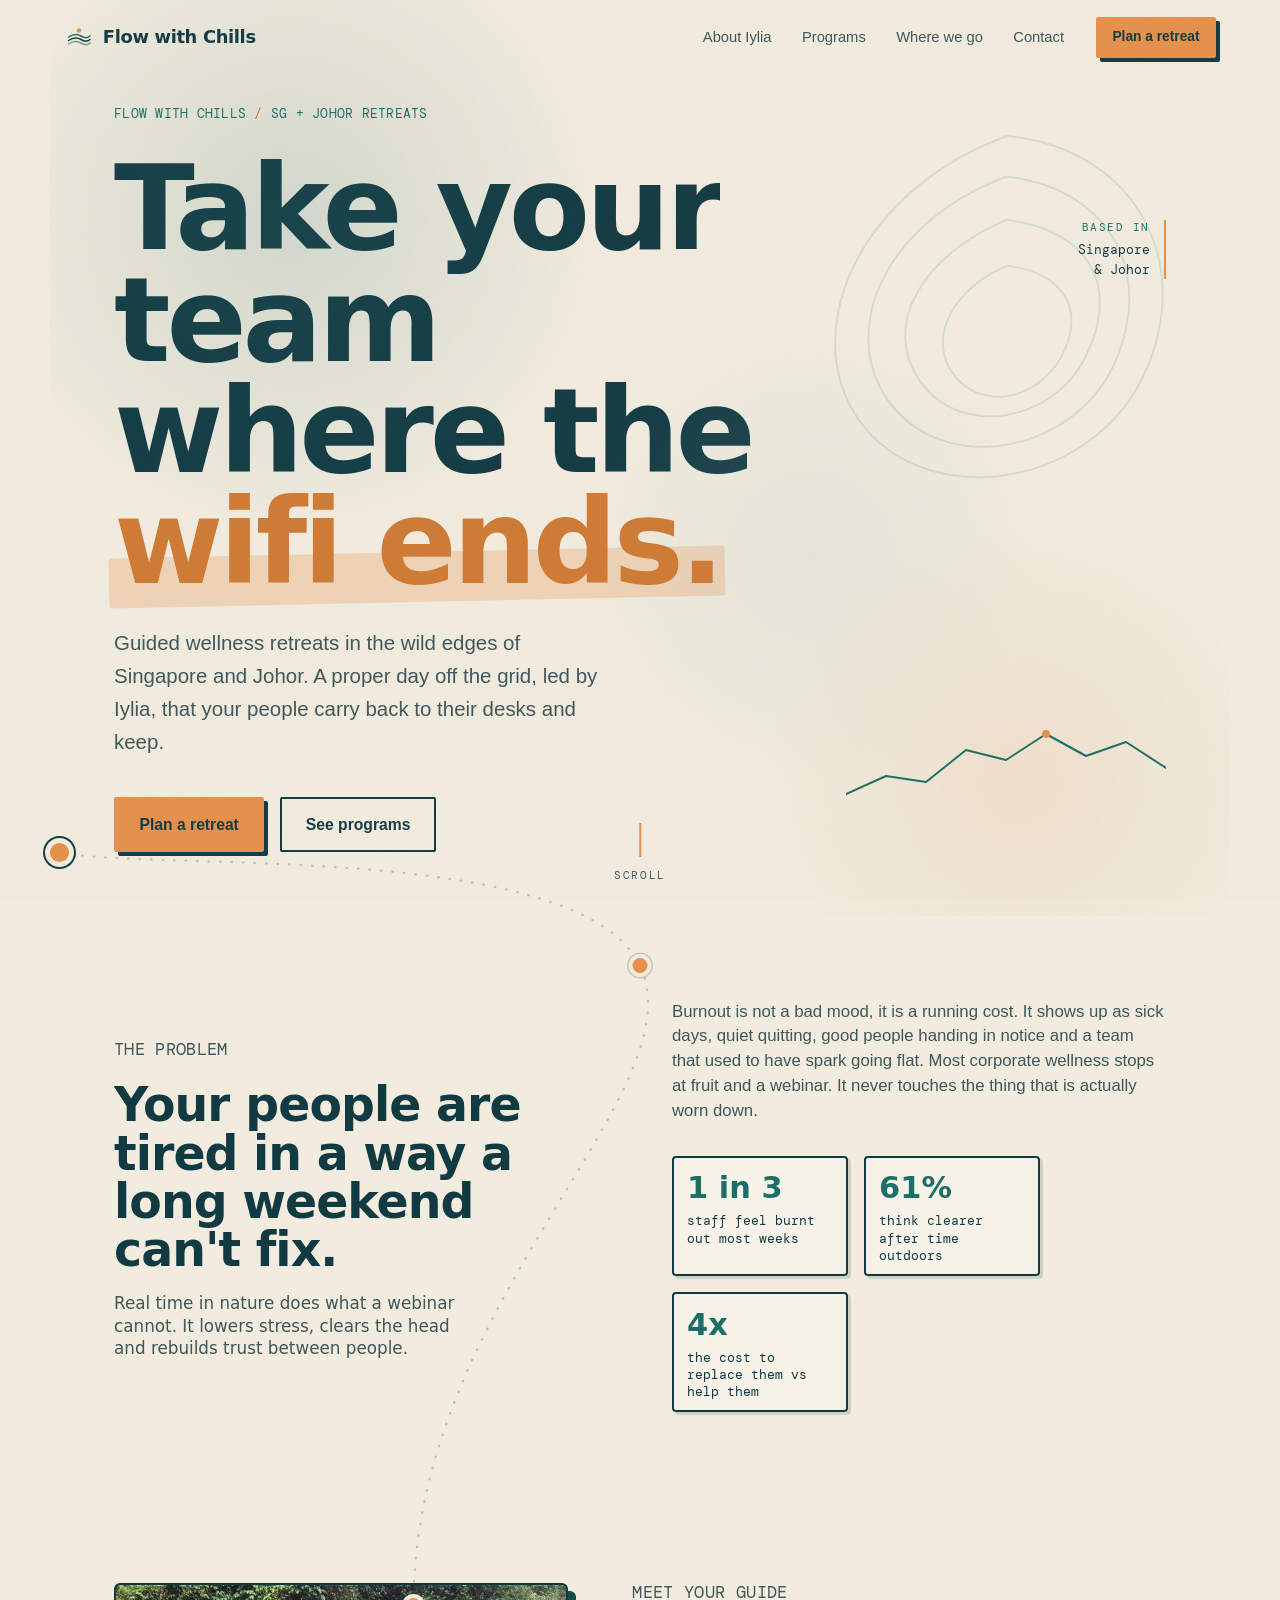
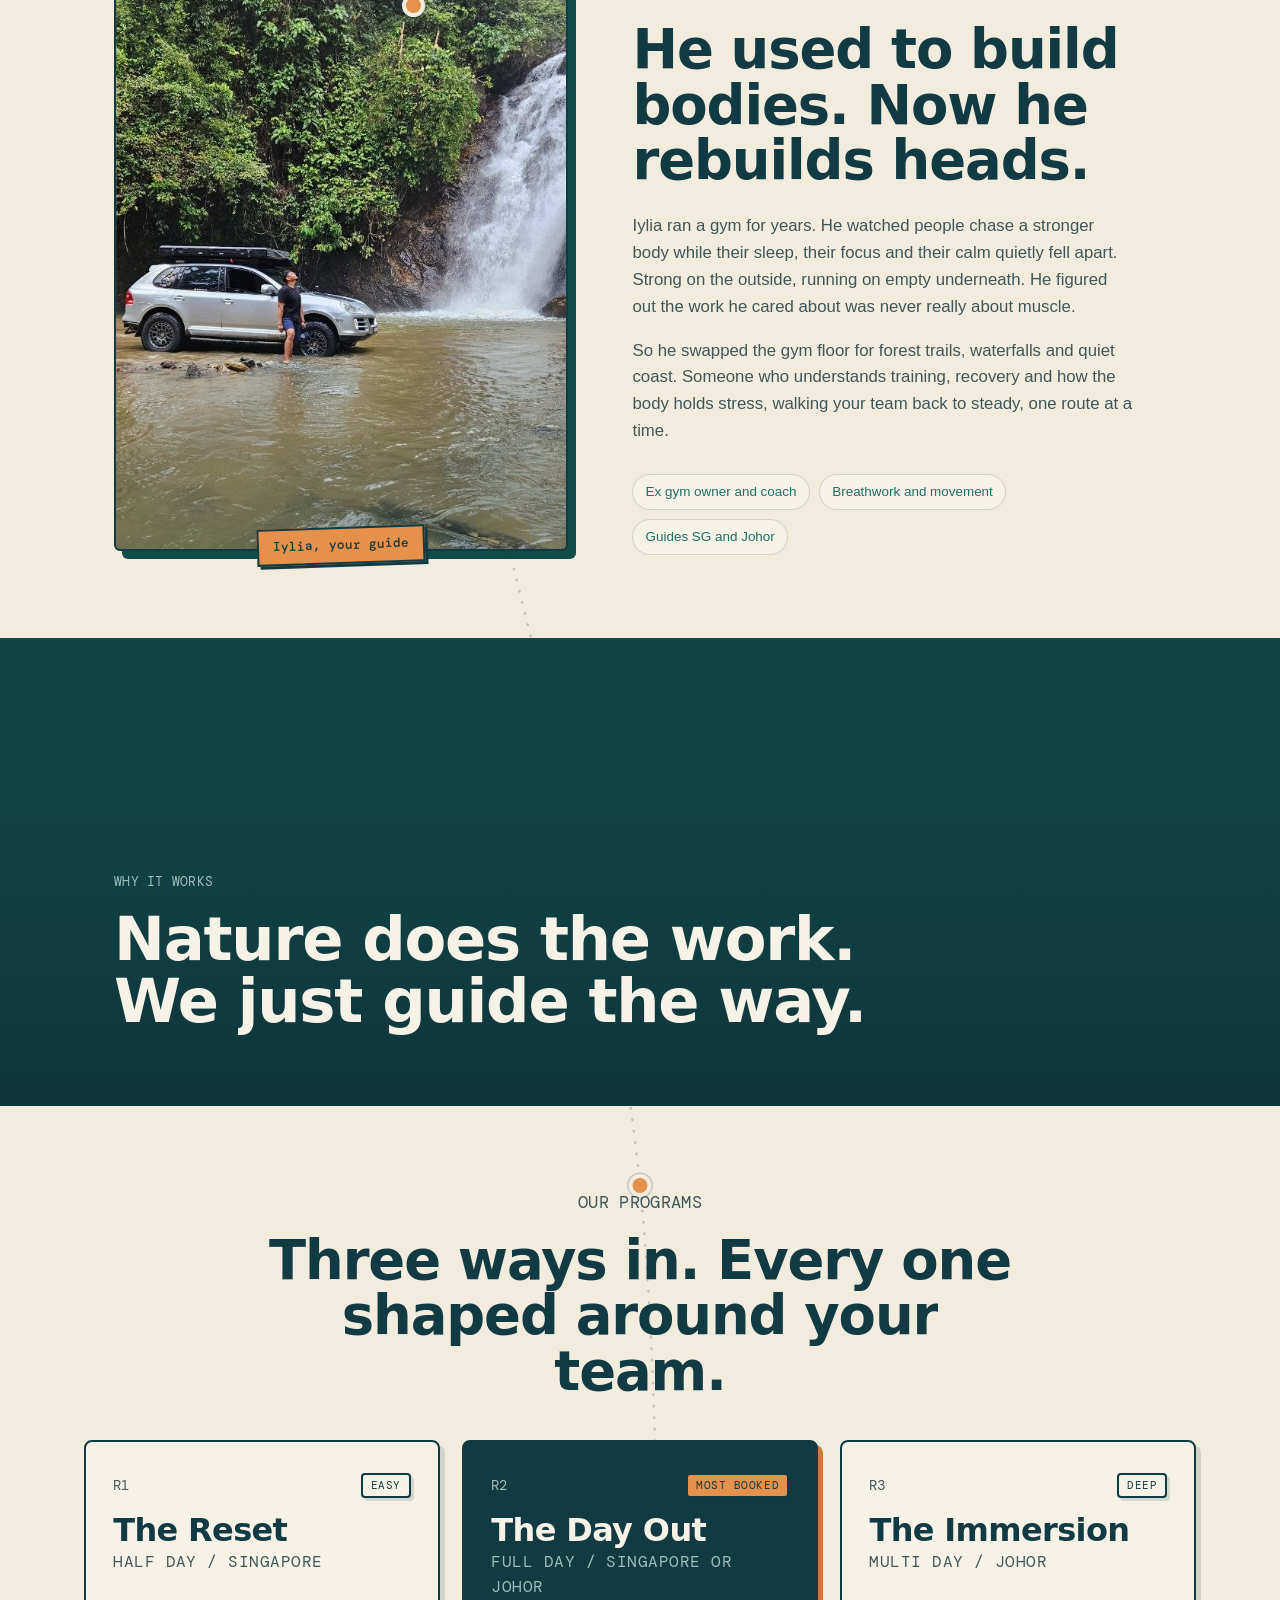
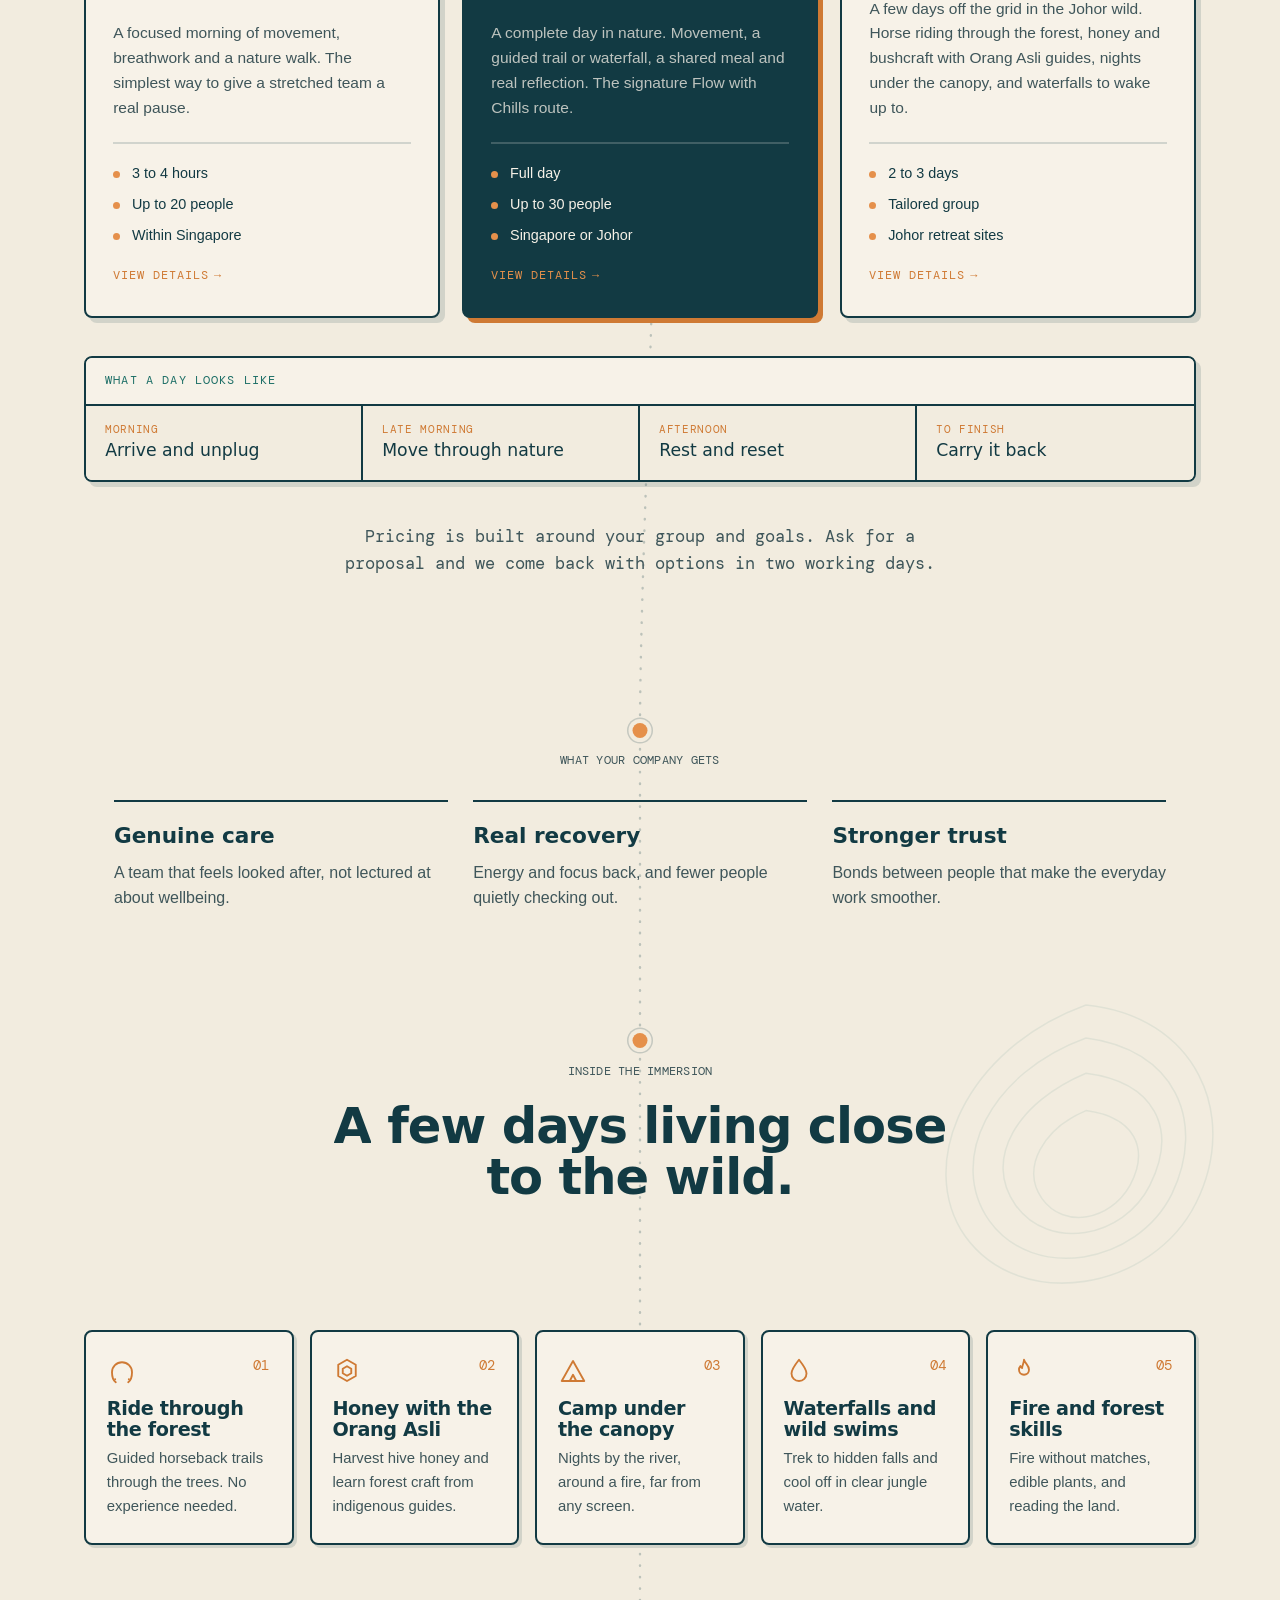
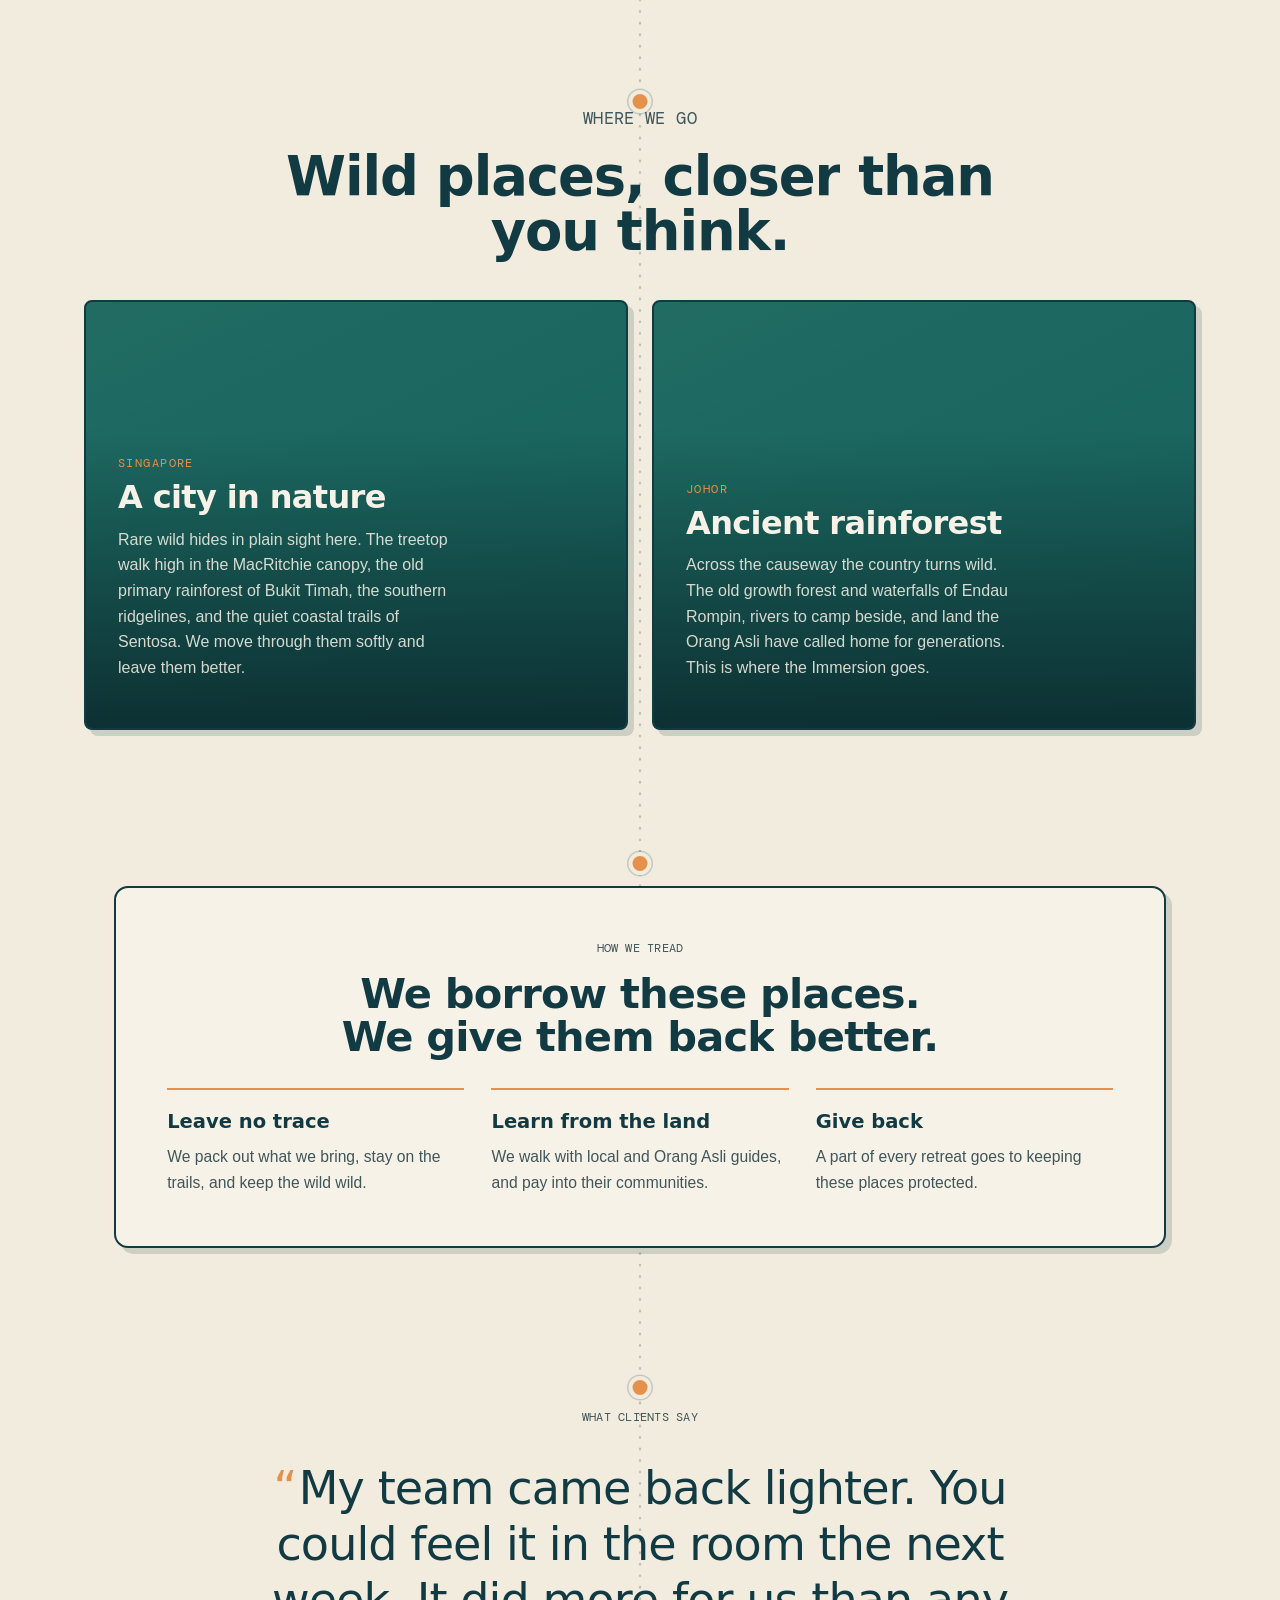
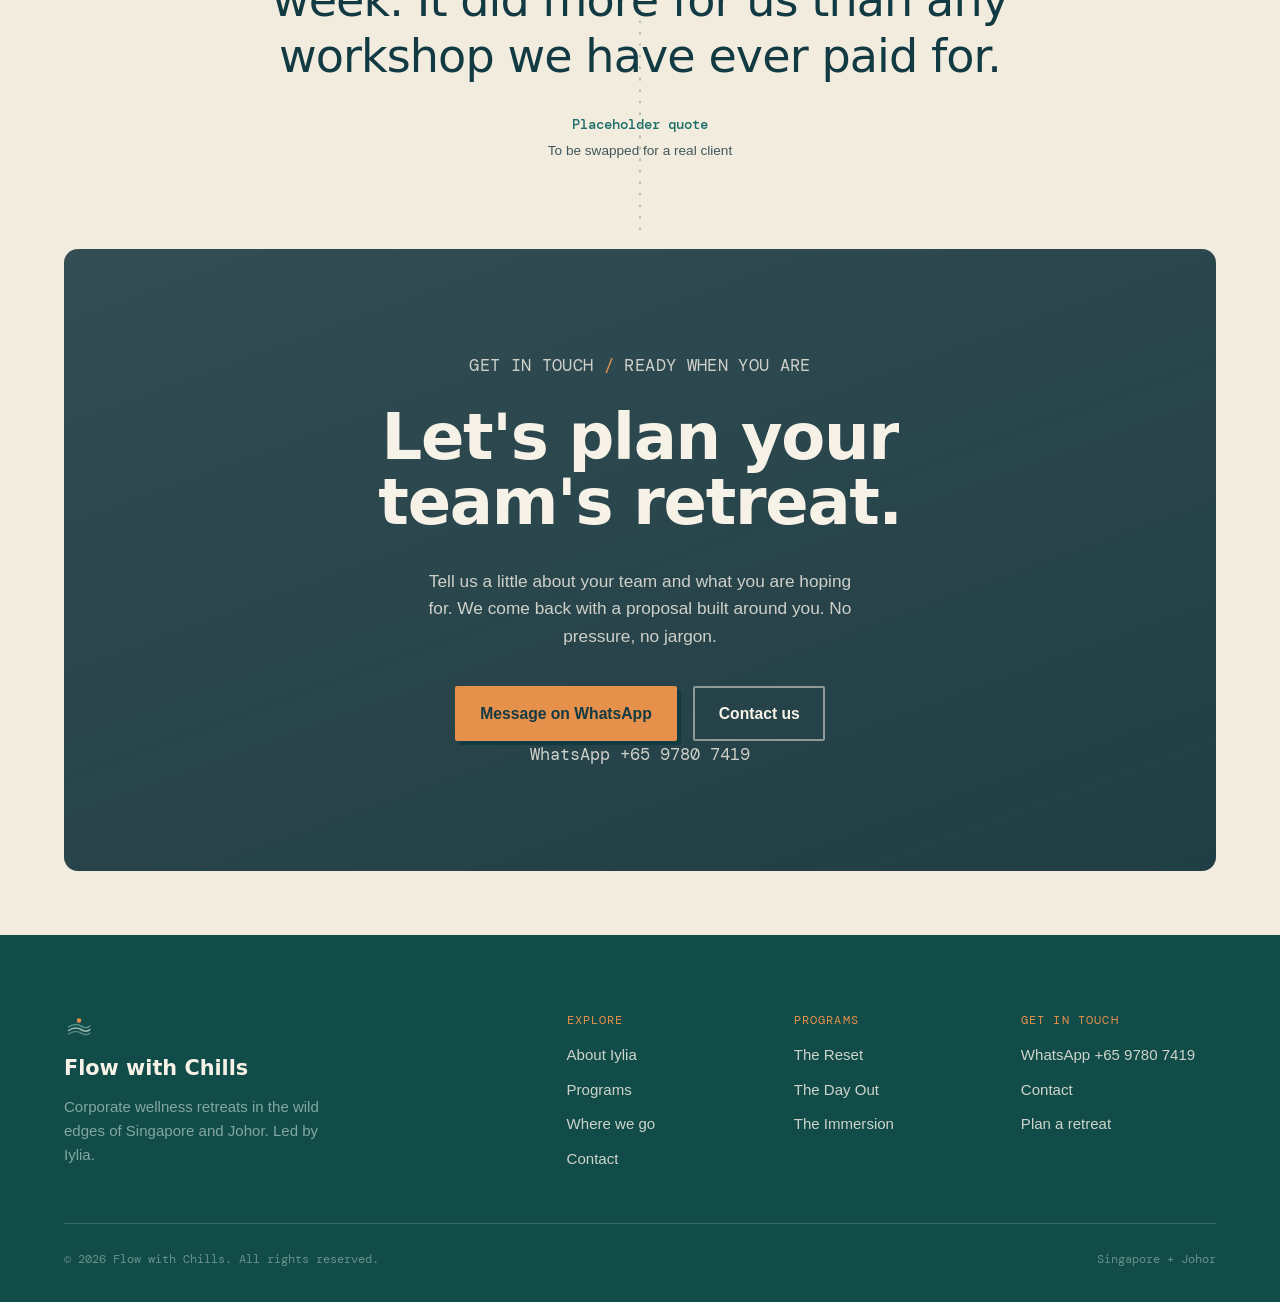
<file: index.html>
<!DOCTYPE html>
<html lang="en">
<head>
<meta charset="UTF-8">
<meta name="viewport" content="width=device-width, initial-scale=1.0">
<title>Flow with Chills — Corporate wellness retreats in nature</title>
<meta name="description" content="Guided wellness retreats in the wild edges of Singapore and Johor. A real day off the grid for your team, led by Iylia.">
<link rel="icon" type="image/svg+xml" href="assets/favicon.svg">
<meta property="og:title" content="Flow with Chills">
<meta property="og:description" content="Take your team where the wifi ends. Corporate wellness retreats in nature. Singapore and Johor.">
<meta property="og:image" content="assets/og.svg">
<meta property="og:type" content="website">
<link rel="preconnect" href="https://api.fontshare.com" crossorigin>
<link rel="preconnect" href="https://fonts.googleapis.com">
<link rel="preconnect" href="https://fonts.gstatic.com" crossorigin>
<link href="https://api.fontshare.com/v2/css?f[]=clash-display@400,500,600,700&f[]=general-sans@400,500,600&display=swap" rel="stylesheet">
<link href="https://fonts.googleapis.com/css2?family=DM+Mono:wght@400;500&display=swap" rel="stylesheet">
<link rel="stylesheet" href="css/style.css?v=2">
</head>
<body>

<div class="grain" aria-hidden="true"></div>

<!-- the continuous trail, drawn by js from real waypoint positions -->
<svg class="trail" aria-hidden="true" preserveAspectRatio="none">
  <path class="trail__base"></path>
  <path class="trail__draw"></path>
  <circle class="trail__hiker" r="6" cx="-50" cy="-50"></circle>
</svg>

<!-- NAV -->
<header class="nav" id="nav">
  <a class="nav__brand" href="#top">
    <svg class="nav__mark" width="30" height="30" viewBox="0 0 120 120" fill="none" aria-hidden="true">
      <g stroke="currentColor" stroke-width="6" stroke-linecap="round" fill="none">
        <path d="M18 74 C 38 60, 52 60, 68 70 C 82 79, 94 79, 104 70"/>
        <path d="M18 88 C 38 74, 52 74, 68 84 C 82 93, 94 93, 104 84" opacity="0.5"/>
      </g>
      <path d="M18 60 C 38 46, 52 46, 68 56 C 82 65, 94 65, 104 56" stroke="var(--teal)" stroke-width="6" stroke-linecap="round" fill="none"/>
      <circle cx="60" cy="34" r="9" fill="var(--apricot)"/>
    </svg>
    <span>Flow with Chills</span>
  </a>
  <nav class="nav__links" aria-label="Primary">
    <a href="about.html">About Iylia</a>
    <a href="programs.html">Programs</a>
    <a href="locations.html">Where we go</a>
    <a href="contact.html">Contact</a>
  </nav>
  <a href="contact.html" class="btn btn--solid btn--sm">Plan a retreat</a>
  <button class="nav__toggle" id="navToggle" aria-label="Menu"><span></span><span></span></button>
</header>

<main id="top">

<!-- TRAILHEAD / HERO -->
<header class="trailhead" id="trailhead">
  <div class="trailhead__mist" aria-hidden="true"><span class="m1" data-depth="0.03"></span><span class="m2" data-depth="0.05"></span><span class="m3" data-depth="0.04"></span></div>
  <svg class="contour contour--a" viewBox="0 0 400 400" aria-hidden="true" data-depth="0.06">
    <g fill="none" stroke="currentColor" stroke-width="1.4">
      <path d="M200 60 C 300 70, 340 160, 300 240 C 260 320, 140 340, 90 270 C 45 205, 90 100, 200 60Z"/>
      <path d="M200 90 C 280 100, 310 165, 278 232 C 246 296, 152 312, 112 256 C 74 202, 112 122, 200 90Z"/>
      <path d="M200 122 C 262 130, 284 172, 258 224 C 234 272, 166 284, 136 242 C 106 200, 138 148, 200 122Z"/>
      <path d="M200 156 C 244 162, 258 190, 240 224 C 222 256, 180 264, 160 236 C 140 208, 162 172, 200 156Z"/>
    </g>
  </svg>
  <div class="trailhead__inner">
    <p class="mono-tag reveal">Flow with Chills <em>/</em> SG + Johor retreats</p>
    <h1 class="trailhead__title reveal">Take your team<br>where the<br><span class="hl">wifi ends.</span></h1>
    <p class="trailhead__lead reveal">Guided wellness retreats in the wild edges of Singapore and Johor. A proper day off the grid, led by Iylia, that your people carry back to their desks and keep.</p>
    <div class="trailhead__cta reveal">
      <a class="btn btn--solid" href="contact.html">Plan a retreat</a>
      <a class="btn btn--line" href="programs.html">See programs</a>
    </div>
  </div>
  <div class="coord reveal">
    <span class="coord__label">Based in</span>
    Singapore<br>&amp; Johor
  </div>
  <svg class="elev reveal" viewBox="0 0 320 90" aria-hidden="true" data-depth="0.10">
    <polyline points="0,78 40,60 80,66 120,34 160,44 200,18 240,40 280,26 320,52" fill="none" stroke="currentColor" stroke-width="2" stroke-linecap="round" stroke-linejoin="round"/>
    <circle cx="200" cy="18" r="4" fill="var(--apricot)"/>
  </svg>
  <span class="pin pin--start" data-node></span>
  <div class="scrollcue" aria-hidden="true"><span></span>Scroll</div>
</header>

<!-- LEG 01 — THE PROBLEM -->
<section class="leg problem" id="why">
  <span class="pin" data-node></span>
  <div class="problem__grid">
    <div class="problem__head reveal">
      <p class="legkick">The problem</p>
      <h2>Your people are tired in a way a long weekend can't fix.</h2>
      <p class="whyline">Real time in nature does what a webinar cannot. It lowers stress, clears the head and rebuilds trust between people.</p>
    </div>
    <div class="problem__body">
      <p class="lede reveal">Burnout is not a bad mood, it is a running cost. It shows up as sick days, quiet quitting, good people handing in notice and a team that used to have spark going flat. Most corporate wellness stops at fruit and a webinar. It never touches the thing that is actually worn down.</p>
      <div class="signs reveal">
        <div class="sign"><b>1 in 3</b>staff feel burnt out most weeks</div>
        <div class="sign"><b data-count="61" data-suffix="%">61%</b>think clearer after time outdoors</div>
        <div class="sign"><b data-count="4" data-suffix="x">4x</b>the cost to replace them vs help them</div>
      </div>
    </div>
  </div>
</section>

<!-- LEG 02 — THE GUIDE -->
<section class="leg leg--left" id="guide">
  <span class="pin" data-node></span>
  <div class="leg__media reveal">
    <div class="photo photo--guide" role="img" aria-label="Iylia outdoors"></div>
    <span class="tape">Iylia, your guide</span>
  </div>
  <div class="leg__content leg__content--narrow">
    <p class="legkick reveal">Meet your guide</p>
    <h2 class="reveal">He used to build bodies. Now he rebuilds heads.</h2>
    <p class="reveal">Iylia ran a gym for years. He watched people chase a stronger body while their sleep, their focus and their calm quietly fell apart. Strong on the outside, running on empty underneath. He figured out the work he cared about was never really about muscle.</p>
    <p class="reveal">So he swapped the gym floor for forest trails, waterfalls and quiet coast. Someone who understands training, recovery and how the body holds stress, walking your team back to steady, one route at a time.</p>
    <ul class="tags reveal">
      <li>Ex gym owner and coach</li>
      <li>Breathwork and movement</li>
      <li>Guides SG and Johor</li>
    </ul>
  </div>
</section>

<!-- SHOWCASE -->
<section class="showcase" aria-label="Into the wild">
  <div class="showcase__inner reveal">
    <p class="mono-tag mono-tag--light">Why it works</p>
    <h2>Nature does the work. We just guide the way.</h2>
  </div>
</section>

<!-- PROGRAMS / ROUTES -->
<section class="leg leg--full routes" id="routes">
  <span class="pin" data-node></span>
  <div class="leg__head">
    <p class="legkick reveal">Our programs</p>
    <h2 class="reveal">Three ways in. Every one shaped around your team.</h2>
  </div>
  <div class="routecards">
    <a class="routecard reveal" href="programs.html#reset">
      <div class="routecard__top"><span class="routecard__no">R1</span><span class="sign sign--sm">Easy</span></div>
      <h3>The Reset</h3>
      <p class="routecard__meta">Half day <em>/</em> Singapore</p>
      <p>A focused morning of movement, breathwork and a nature walk. The simplest way to give a stretched team a real pause.</p>
      <ul><li>3 to 4 hours</li><li>Up to 20 people</li><li>Within Singapore</li></ul>
      <span class="routecard__go">View details</span>
    </a>
    <a class="routecard routecard--feature reveal" href="programs.html#day-out">
      <div class="routecard__top"><span class="routecard__no">R2</span><span class="sign sign--sm sign--hot">Most booked</span></div>
      <h3>The Day Out</h3>
      <p class="routecard__meta">Full day <em>/</em> Singapore or Johor</p>
      <p>A complete day in nature. Movement, a guided trail or waterfall, a shared meal and real reflection. The signature Flow with Chills route.</p>
      <ul><li>Full day</li><li>Up to 30 people</li><li>Singapore or Johor</li></ul>
      <span class="routecard__go">View details</span>
    </a>
    <a class="routecard reveal" href="programs.html#immersion">
      <div class="routecard__top"><span class="routecard__no">R3</span><span class="sign sign--sm">Deep</span></div>
      <h3>The Immersion</h3>
      <p class="routecard__meta">Multi day <em>/</em> Johor</p>
      <p>A few days off the grid in the Johor wild. Horse riding through the forest, honey and bushcraft with Orang Asli guides, nights under the canopy, and waterfalls to wake up to.</p>
      <ul><li>2 to 3 days</li><li>Tailored group</li><li>Johor retreat sites</li></ul>
      <span class="routecard__go">View details</span>
    </a>
  </div>
  <div class="daystrip reveal">
    <span class="daystrip__label">What a day looks like</span>
    <ol>
      <li><span>Morning</span>Arrive and unplug</li>
      <li><span>Late morning</span>Move through nature</li>
      <li><span>Afternoon</span>Rest and reset</li>
      <li><span>To finish</span>Carry it back</li>
    </ol>
  </div>
  <p class="routes__note reveal">Pricing is built around your group and goals. Ask for a proposal and we come back with options in two working days.</p>
</section>

<!-- WINS -->
<section class="wins" id="outcomes">
  <span class="pin" data-node></span>
  <p class="legkick reveal">What your company gets</p>
  <div class="wins__row">
    <div class="reveal"><b>Genuine care</b>A team that feels looked after, not lectured at about wellbeing.</div>
    <div class="reveal"><b>Real recovery</b>Energy and focus back, and fewer people quietly checking out.</div>
    <div class="reveal"><b>Stronger trust</b>Bonds between people that make the everyday work smoother.</div>
  </div>
</section>

<!-- INSIDE THE IMMERSION -->
<section class="immersion" id="immersion">
  <span class="pin" data-node></span>
  <svg class="topo-deco topo-deco--tr" viewBox="0 0 400 400" aria-hidden="true">
    <g fill="none" stroke="currentColor" stroke-width="1.4">
      <path d="M200 60 C 300 70, 340 160, 300 240 C 260 320, 140 340, 90 270 C 45 205, 90 100, 200 60Z"/>
      <path d="M200 90 C 280 100, 310 165, 278 232 C 246 296, 152 312, 112 256 C 74 202, 112 122, 200 90Z"/>
      <path d="M200 122 C 262 130, 284 172, 258 224 C 234 272, 166 284, 136 242 C 106 200, 138 148, 200 122Z"/>
      <path d="M200 156 C 244 162, 258 190, 240 224 C 222 256, 180 264, 160 236 C 140 208, 162 172, 200 156Z"/>
    </g>
  </svg>
  <div class="immersion__head">
    <p class="legkick reveal">Inside the Immersion</p>
    <h2 class="reveal">A few days living close to the wild.</h2>
    <p class="immersion__lead reveal">Our deepest reset. The team leaves the grid behind and learns from the people who know the forest best.</p>
  </div>
  <ul class="xp">
    <li class="reveal"><span class="xp__ico"><svg viewBox="0 0 24 24" aria-hidden="true"><path d="M7 21c-2-1.4-3-4.2-3-8a8 8 0 0 1 16 0c0 3.8-1 6.6-3 8"/><circle cx="6.5" cy="18.5" r=".8" fill="currentColor" stroke="none"/><circle cx="17.5" cy="18.5" r=".8" fill="currentColor" stroke="none"/></svg></span><span class="xp__no">01</span><h3>Ride through the forest</h3><p>Guided horseback trails through the trees. No experience needed.</p></li>
    <li class="reveal"><span class="xp__ico"><svg viewBox="0 0 24 24" aria-hidden="true"><path d="M12 3l7 4v9l-7 4-7-4V7z"/><path d="M12 8.2l3.4 2v3.6L12 15.8l-3.4-2v-3.6z"/></svg></span><span class="xp__no">02</span><h3>Honey with the Orang Asli</h3><p>Harvest hive honey and learn forest craft from indigenous guides.</p></li>
    <li class="reveal"><span class="xp__ico"><svg viewBox="0 0 24 24" aria-hidden="true"><path d="M12 4L3 20h18z"/><path d="M9.4 20l2.6-5 2.6 5"/></svg></span><span class="xp__no">03</span><h3>Camp under the canopy</h3><p>Nights by the river, around a fire, far from any screen.</p></li>
    <li class="reveal"><span class="xp__ico"><svg viewBox="0 0 24 24" aria-hidden="true"><path d="M12 3c4 5 6 8 6 11a6 6 0 0 1-12 0c0-3 2-6 6-11z"/></svg></span><span class="xp__no">04</span><h3>Waterfalls and wild swims</h3><p>Trek to hidden falls and cool off in clear jungle water.</p></li>
    <li class="reveal"><span class="xp__ico"><svg viewBox="0 0 24 24" aria-hidden="true"><path d="M12 3c1 3.2 4 4.4 4 8a4 4 0 0 1-8 0c0-1.2.4-2.2 1.1-3 .3 1 .9 1.5 1.4 1.6C10.6 7.5 12 5.4 12 3z"/></svg></span><span class="xp__no">05</span><h3>Fire and forest skills</h3><p>Fire without matches, edible plants, and reading the land.</p></li>
  </ul>
</section>

<!-- LEG 07 — TERRAIN -->
<section class="leg leg--full terrain" id="terrain">
  <span class="pin" data-node></span>
  <div class="leg__head">
    <p class="legkick reveal">Where we go</p>
    <h2 class="reveal">Wild places, closer than you think.</h2>
  </div>
  <div class="terrain__grid">
    <a class="terr terr--sg reveal" href="locations.html">
      <div class="terr__body"><span class="terr__tag">Singapore</span><h3>A city in nature</h3><p>Rare wild hides in plain sight here. The treetop walk high in the MacRitchie canopy, the old primary rainforest of Bukit Timah, the southern ridgelines, and the quiet coastal trails of Sentosa. We move through them softly and leave them better.</p></div>
    </a>
    <a class="terr terr--jh reveal" href="locations.html">
      <div class="terr__body"><span class="terr__tag">Johor</span><h3>Ancient rainforest</h3><p>Across the causeway the country turns wild. The old growth forest and waterfalls of Endau Rompin, rivers to camp beside, and land the Orang Asli have called home for generations. This is where the Immersion goes.</p></div>
    </a>
  </div>
</section>

<!-- HOW WE TREAD -->
<section class="tread" id="tread">
  <span class="pin" data-node></span>
  <div class="tread__inner reveal">
    <p class="legkick">How we tread</p>
    <h2>We borrow these places. We give them back better.</h2>
    <div class="tread__row">
      <div><b>Leave no trace</b>We pack out what we bring, stay on the trails, and keep the wild wild.</div>
      <div><b>Learn from the land</b>We walk with local and Orang Asli guides, and pay into their communities.</div>
      <div><b>Give back</b>A part of every retreat goes to keeping these places protected.</div>
    </div>
  </div>
</section>

<!-- TRAIL LOG / TESTIMONIAL -->
<section class="log">
  <span class="pin" data-node></span>
  <figure class="reveal">
    <p class="legkick">What clients say</p>
    <blockquote>My team came back lighter. You could feel it in the room the next week. It did more for us than any workshop we have ever paid for.</blockquote>
    <figcaption><b>Placeholder quote</b><span>To be swapped for a real client</span></figcaption>
  </figure>
</section>

<!-- BASECAMP / CONTACT -->
<section class="basecamp" id="basecamp">
  <span class="pin pin--end" data-node></span>
  <div class="basecamp__inner reveal">
    <p class="mono-tag mono-tag--light">Get in touch <em>/</em> Ready when you are</p>
    <h2>Let's plan your<br>team's retreat.</h2>
    <p>Tell us a little about your team and what you are hoping for. We come back with a proposal built around you. No pressure, no jargon.</p>
    <div class="basecamp__cta">
      <a class="btn btn--solid" href="https://wa.me/6597807419">Message on WhatsApp</a>
      <a class="btn btn--line-light" href="contact.html">Contact us</a>
    </div>
    <p class="basecamp__mail">WhatsApp +65 9780 7419</p>
  </div>
</section>

</main>

<footer class="footer">
  <div class="footer__top">
    <div class="footer__brand">
      <svg width="30" height="30" viewBox="0 0 120 120" fill="none" aria-hidden="true">
        <g stroke="#9FBEB9" stroke-width="6" stroke-linecap="round" fill="none">
          <path d="M18 74 C 38 60, 52 60, 68 70 C 82 79, 94 79, 104 70"/>
          <path d="M18 88 C 38 74, 52 74, 68 84 C 82 93, 94 93, 104 84" opacity="0.5"/>
        </g>
        <path d="M18 60 C 38 46, 52 46, 68 56 C 82 65, 94 65, 104 56" stroke="#57938c" stroke-width="6" stroke-linecap="round" fill="none"/>
        <circle cx="60" cy="34" r="9" fill="#E5904B"/>
      </svg>
      <span>Flow with Chills</span>
      <p>Corporate wellness retreats in the wild edges of Singapore and Johor. Led by Iylia.</p>
    </div>
    <nav class="footer__nav" aria-label="Footer">
      <div><span class="footer__h">Explore</span><a href="about.html">About Iylia</a><a href="programs.html">Programs</a><a href="locations.html">Where we go</a><a href="contact.html">Contact</a></div>
      <div><span class="footer__h">Programs</span><a href="programs.html">The Reset</a><a href="programs.html">The Day Out</a><a href="programs.html">The Immersion</a></div>
      <div><span class="footer__h">Get in touch</span><a href="https://wa.me/6597807419">WhatsApp +65 9780 7419</a><a href="contact.html">Contact</a><a href="contact.html">Plan a retreat</a></div>
    </nav>
  </div>
  <div class="footer__base">
    <span>&copy; <span id="year"></span> Flow with Chills. All rights reserved.</span>
    <span>Singapore + Johor</span>
  </div>
</footer>

<script src="js/main.js?v=2"></script>
</body>
</html>
</file>
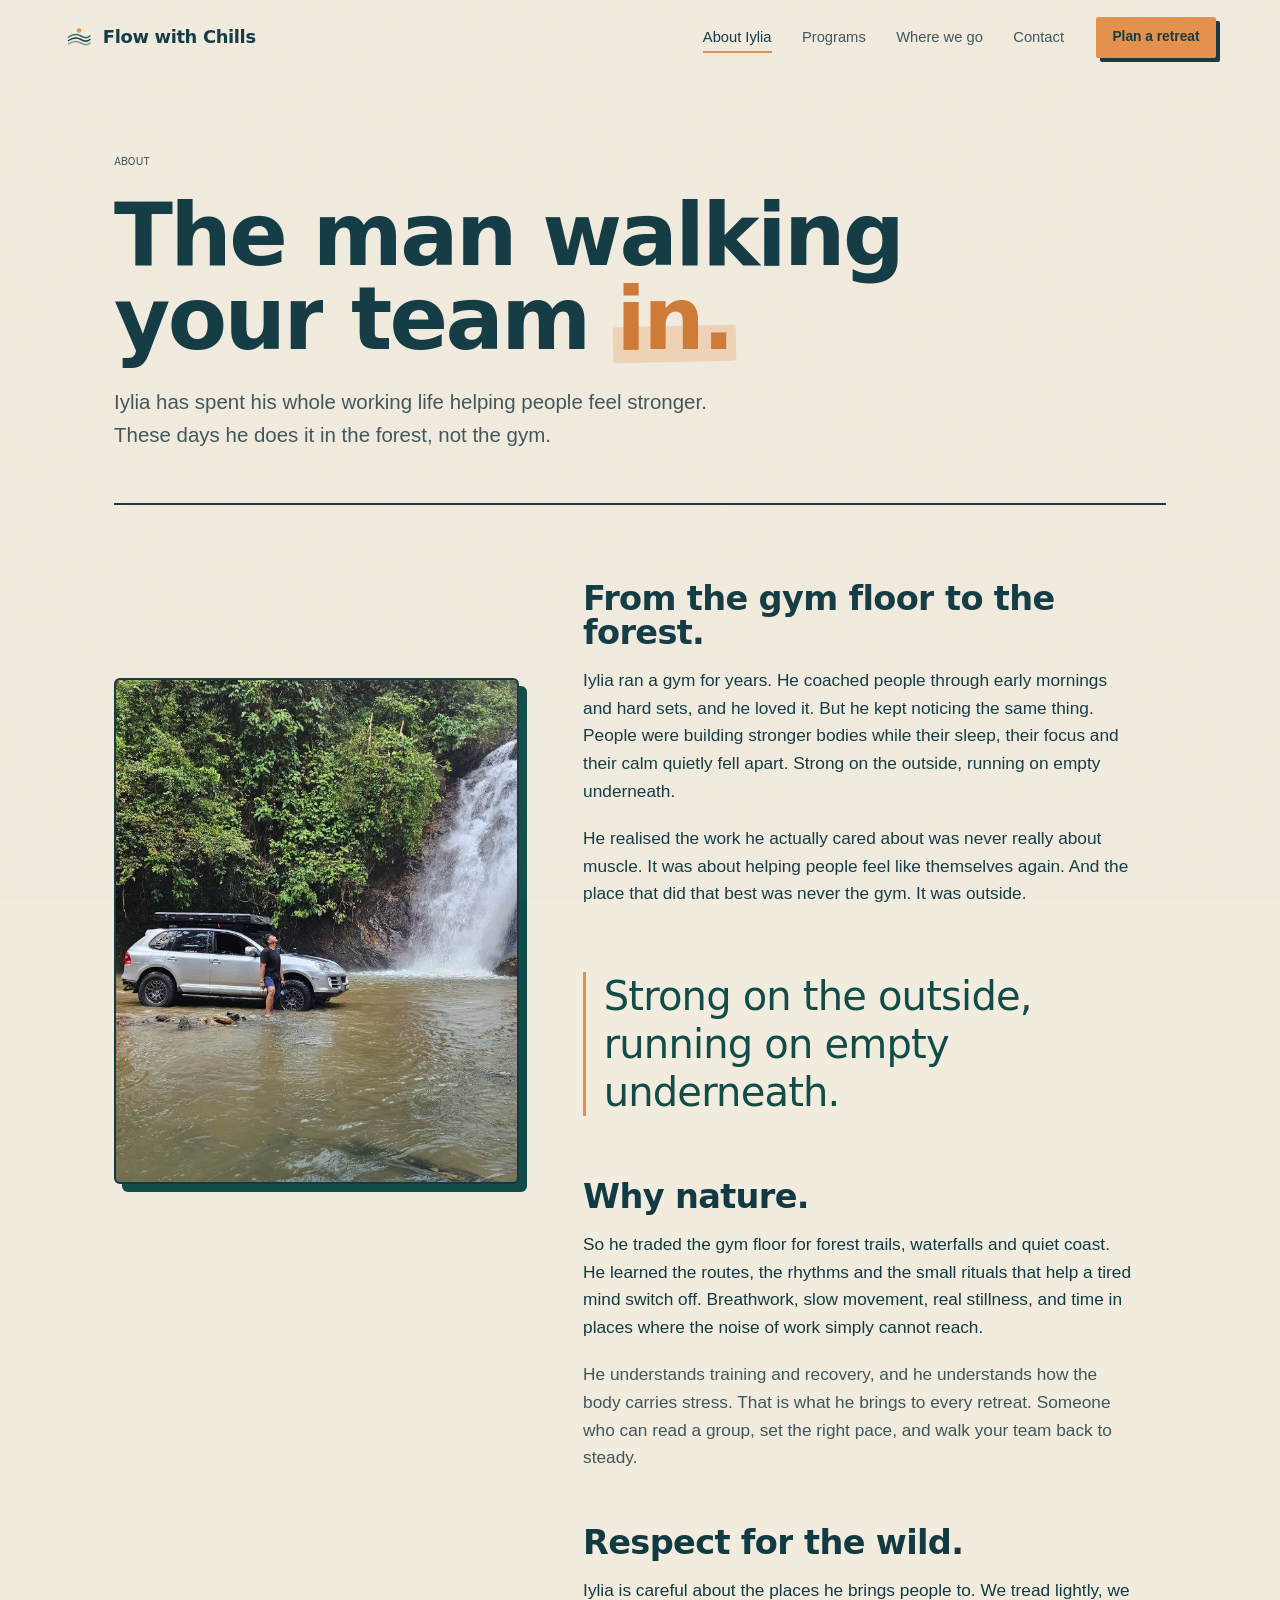
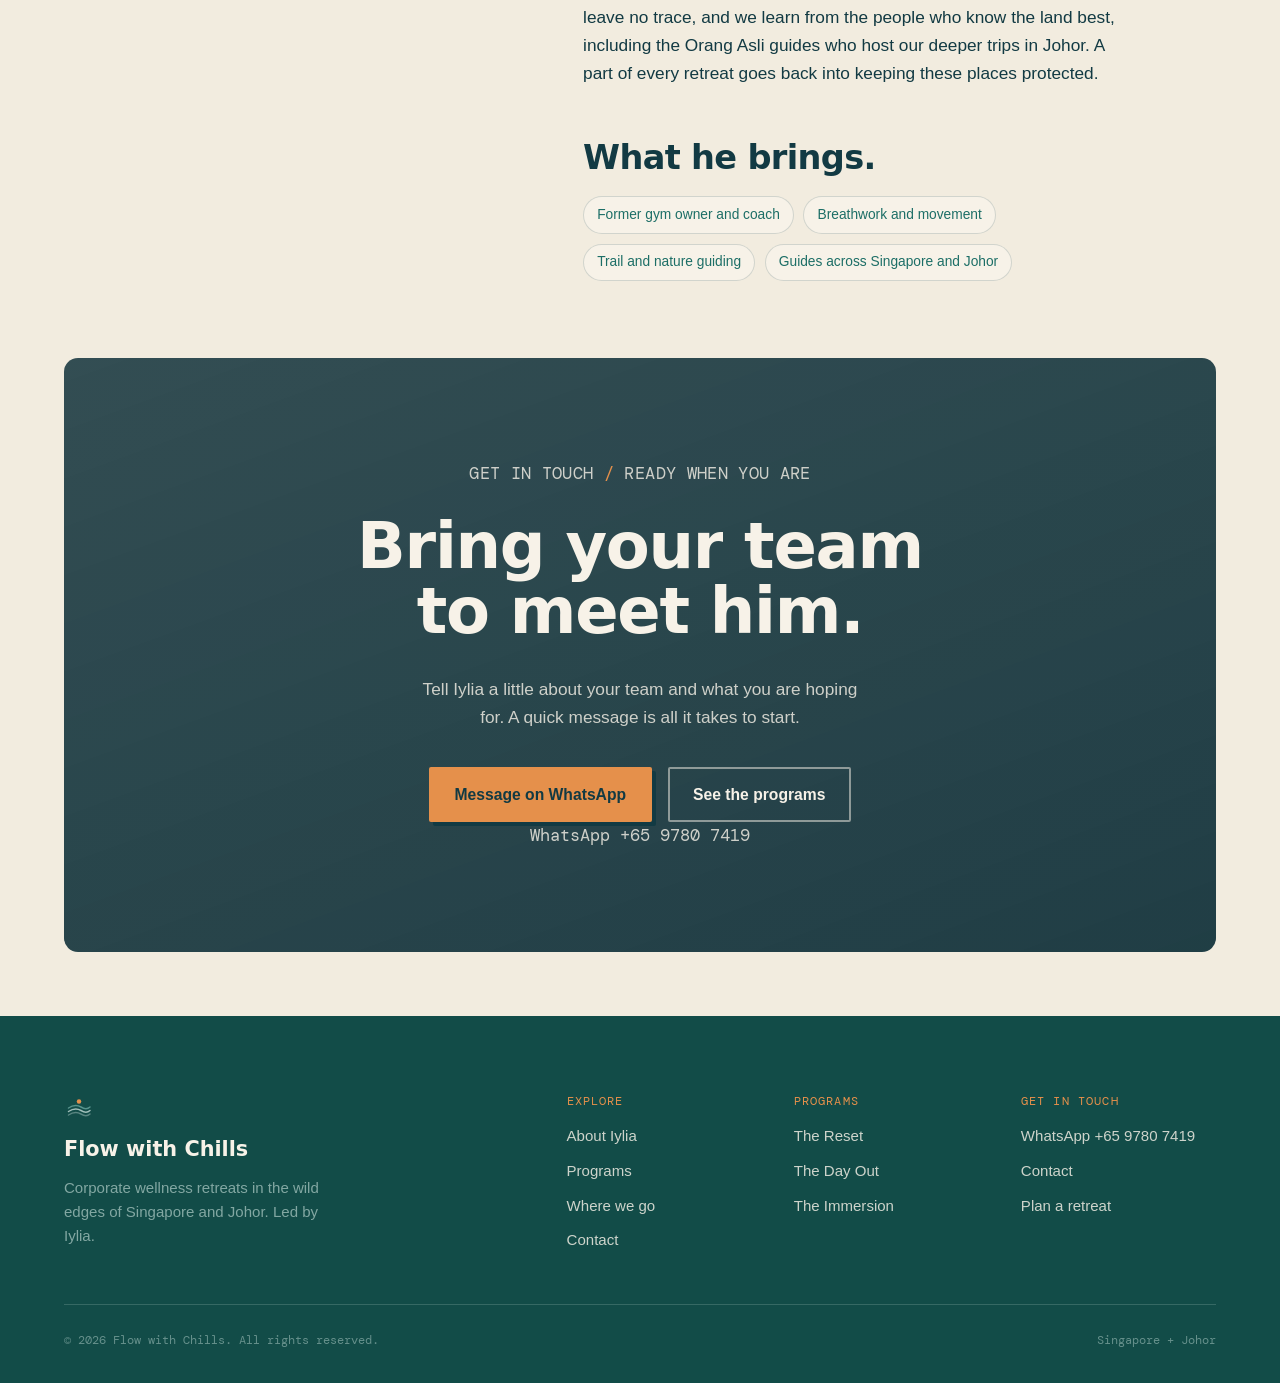
<file: about.html>
<!DOCTYPE html>
<html lang="en">
<head>
<meta charset="UTF-8">
<meta name="viewport" content="width=device-width, initial-scale=1.0">
<title>About Iylia — Flow with Chills</title>
<meta name="description" content="From gym owner to nature guide. Meet Iylia, the guide behind Flow with Chills.">
<link rel="icon" type="image/svg+xml" href="assets/favicon.svg">
<link rel="preconnect" href="https://api.fontshare.com" crossorigin>
<link rel="preconnect" href="https://fonts.googleapis.com">
<link rel="preconnect" href="https://fonts.gstatic.com" crossorigin>
<link href="https://api.fontshare.com/v2/css?f[]=clash-display@400,500,600,700&f[]=general-sans@400,500,600&display=swap" rel="stylesheet">
<link href="https://fonts.googleapis.com/css2?family=DM+Mono:wght@400;500&display=swap" rel="stylesheet">
<link rel="stylesheet" href="css/style.css?v=2">
</head>
<body>
<div class="grain" aria-hidden="true"></div>

<header class="nav" id="nav">
  <a class="nav__brand" href="index.html" aria-label="Flow with Chills home">
    <svg class="nav__mark" width="30" height="30" viewBox="0 0 120 120" fill="none" aria-hidden="true">
      <g stroke="currentColor" stroke-width="6" stroke-linecap="round" fill="none">
        <path d="M18 74 C 38 60, 52 60, 68 70 C 82 79, 94 79, 104 70"/>
        <path d="M18 88 C 38 74, 52 74, 68 84 C 82 93, 94 93, 104 84" opacity="0.5"/>
      </g>
      <path d="M18 60 C 38 46, 52 46, 68 56 C 82 65, 94 65, 104 56" stroke="var(--teal)" stroke-width="6" stroke-linecap="round" fill="none"/>
      <circle cx="60" cy="34" r="9" fill="var(--apricot)"/>
    </svg>
    <span>Flow with Chills</span>
  </a>
  <nav class="nav__links" aria-label="Primary">
    <a href="about.html" class="here">About Iylia</a>
    <a href="programs.html">Programs</a>
    <a href="locations.html">Where we go</a>
    <a href="contact.html">Contact</a>
  </nav>
  <a href="contact.html" class="btn btn--solid btn--sm">Plan a retreat</a>
  <button class="nav__toggle" id="navToggle" aria-label="Menu"><span></span><span></span></button>
</header>

<main>
  <section class="subhero">
    <p class="legkick reveal">About</p>
    <h1 class="reveal">The man walking your team <span class="hl">in.</span></h1>
    <p class="subhero__lead reveal">Iylia has spent his whole working life helping people feel stronger. These days he does it in the forest, not the gym.</p>
    <div class="subhero__rule reveal"></div>
  </section>

  <section class="subsection">
    <div class="aboutgrid">
      <div class="photo reveal" role="img" aria-label="Iylia outdoors"></div>
      <div class="prose">
        <h2 class="reveal">From the gym floor to the forest.</h2>
        <p class="reveal">Iylia ran a gym for years. He coached people through early mornings and hard sets, and he loved it. But he kept noticing the same thing. People were building stronger bodies while their sleep, their focus and their calm quietly fell apart. Strong on the outside, running on empty underneath.</p>
        <p class="reveal">He realised the work he actually cared about was never really about muscle. It was about helping people feel like themselves again. And the place that did that best was never the gym. It was outside.</p>

        <blockquote class="pullquote reveal">Strong on the outside, running on empty underneath.</blockquote>

        <h2 class="reveal">Why nature.</h2>
        <p class="reveal">So he traded the gym floor for forest trails, waterfalls and quiet coast. He learned the routes, the rhythms and the small rituals that help a tired mind switch off. Breathwork, slow movement, real stillness, and time in places where the noise of work simply cannot reach.</p>
        <p class="muted reveal">He understands training and recovery, and he understands how the body carries stress. That is what he brings to every retreat. Someone who can read a group, set the right pace, and walk your team back to steady.</p>

        <h2 class="reveal">Respect for the wild.</h2>
        <p class="reveal">Iylia is careful about the places he brings people to. We tread lightly, we leave no trace, and we learn from the people who know the land best, including the Orang Asli guides who host our deeper trips in Johor. A part of every retreat goes back into keeping these places protected.</p>

        <h2 class="reveal">What he brings.</h2>
        <ul class="incl reveal">
          <li>Former gym owner and coach</li>
          <li>Breathwork and movement</li>
          <li>Trail and nature guiding</li>
          <li>Guides across Singapore and Johor</li>
        </ul>
      </div>
    </div>
  </section>

  <section class="basecamp">
    <div class="basecamp__inner reveal">
      <p class="mono-tag mono-tag--light">Get in touch <em>/</em> Ready when you are</p>
      <h2>Bring your team<br>to meet him.</h2>
      <p>Tell Iylia a little about your team and what you are hoping for. A quick message is all it takes to start.</p>
      <div class="basecamp__cta">
        <a class="btn btn--solid" href="https://wa.me/6597807419">Message on WhatsApp</a>
        <a class="btn btn--line-light" href="programs.html">See the programs</a>
      </div>
      <p class="basecamp__mail">WhatsApp +65 9780 7419</p>
    </div>
  </section>
</main>

<footer class="footer">
  <div class="footer__top">
    <div class="footer__brand">
      <svg width="30" height="30" viewBox="0 0 120 120" fill="none" aria-hidden="true">
        <g stroke="#9FBEB9" stroke-width="6" stroke-linecap="round" fill="none">
          <path d="M18 74 C 38 60, 52 60, 68 70 C 82 79, 94 79, 104 70"/>
          <path d="M18 88 C 38 74, 52 74, 68 84 C 82 93, 94 93, 104 84" opacity="0.5"/>
        </g>
        <path d="M18 60 C 38 46, 52 46, 68 56 C 82 65, 94 65, 104 56" stroke="#57938c" stroke-width="6" stroke-linecap="round" fill="none"/>
        <circle cx="60" cy="34" r="9" fill="#E5904B"/>
      </svg>
      <span>Flow with Chills</span>
      <p>Corporate wellness retreats in the wild edges of Singapore and Johor. Led by Iylia.</p>
    </div>
    <nav class="footer__nav" aria-label="Footer">
      <div><span class="footer__h">Explore</span><a href="about.html">About Iylia</a><a href="programs.html">Programs</a><a href="locations.html">Where we go</a><a href="contact.html">Contact</a></div>
      <div><span class="footer__h">Programs</span><a href="programs.html">The Reset</a><a href="programs.html">The Day Out</a><a href="programs.html">The Immersion</a></div>
      <div><span class="footer__h">Get in touch</span><a href="https://wa.me/6597807419">WhatsApp +65 9780 7419</a><a href="contact.html">Contact</a><a href="contact.html">Plan a retreat</a></div>
    </nav>
  </div>
  <div class="footer__base">
    <span>&copy; <span id="year"></span> Flow with Chills. All rights reserved.</span>
    <span>Singapore + Johor</span>
  </div>
</footer>

<script src="js/main.js?v=2"></script>
</body>
</html>
</file>
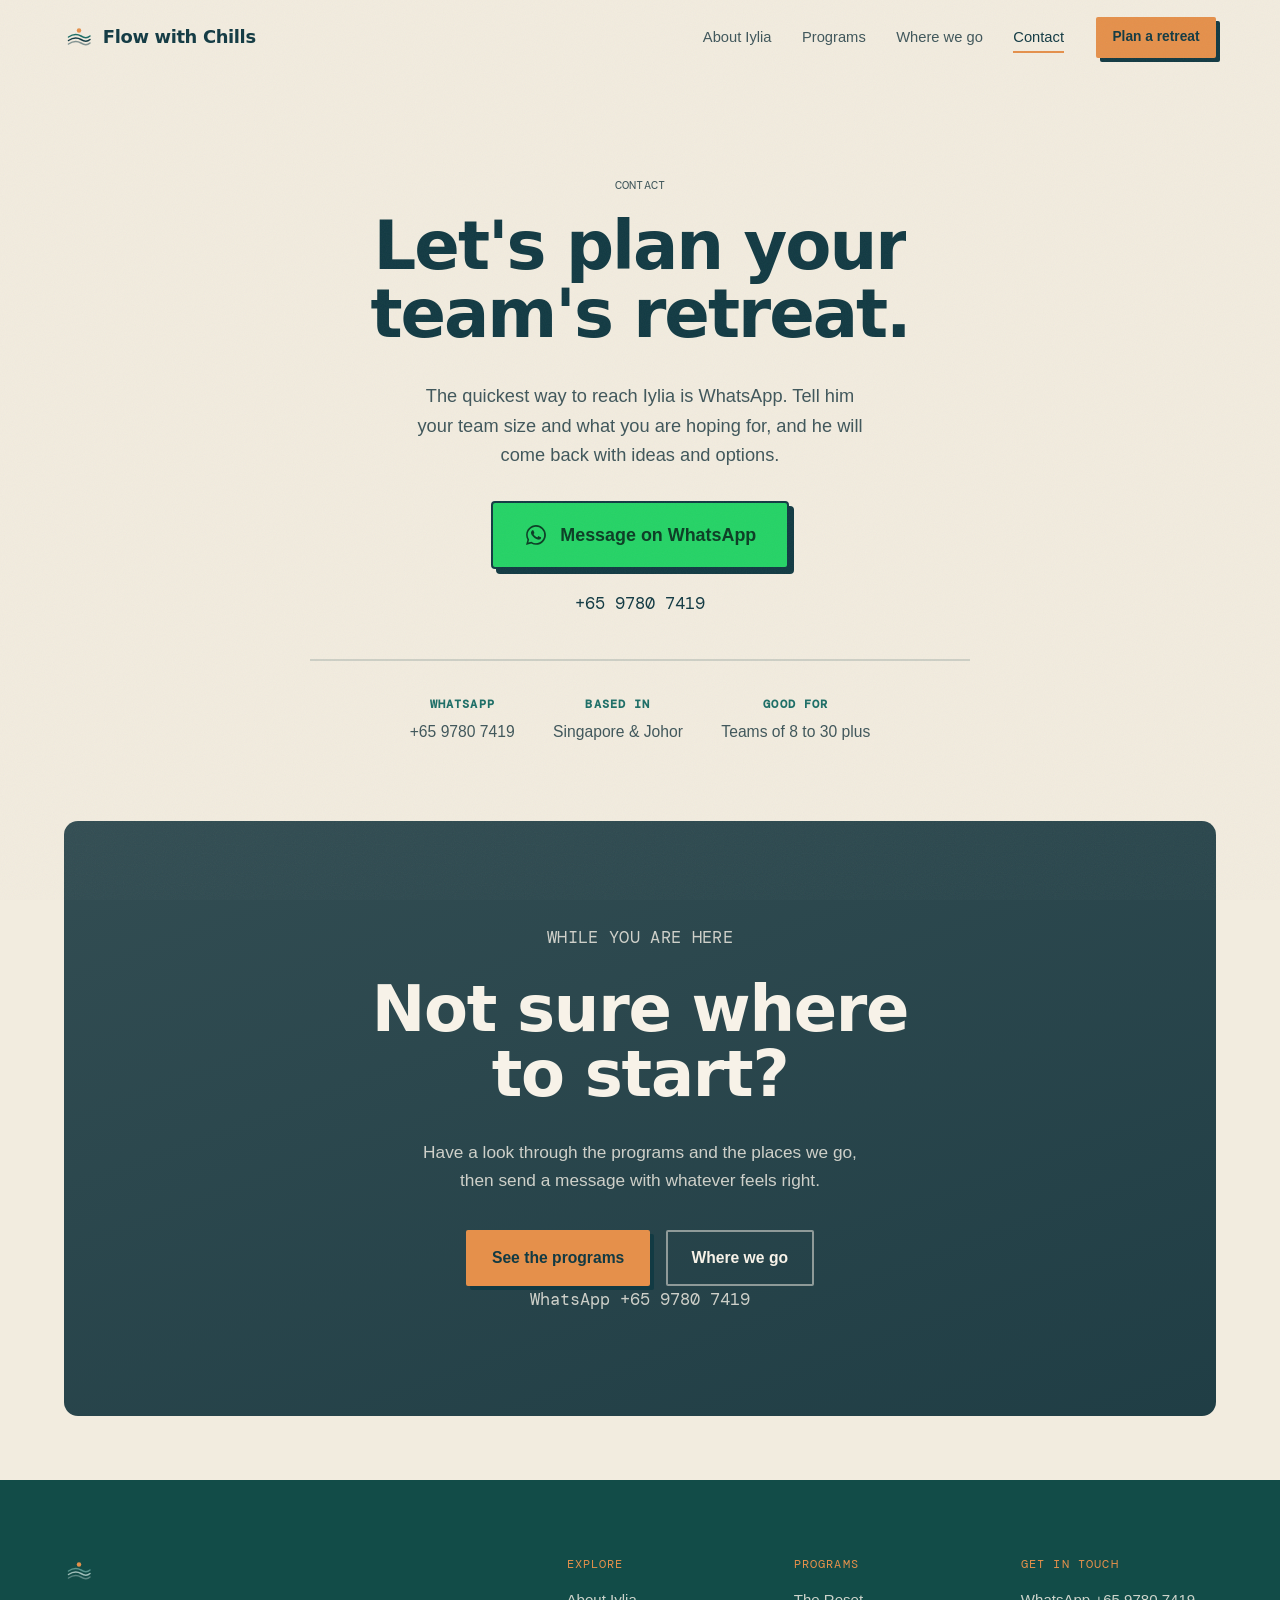
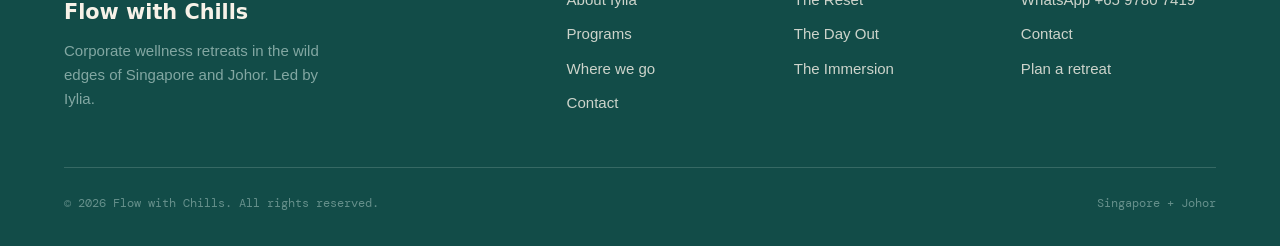
<file: contact.html>
<!DOCTYPE html>
<html lang="en">
<head>
<meta charset="UTF-8">
<meta name="viewport" content="width=device-width, initial-scale=1.0">
<title>Contact — Flow with Chills</title>
<meta name="description" content="Plan a wellness retreat for your team. Message Iylia on WhatsApp at +65 9780 7419.">
<link rel="icon" type="image/svg+xml" href="assets/favicon.svg">
<link rel="preconnect" href="https://api.fontshare.com" crossorigin>
<link rel="preconnect" href="https://fonts.googleapis.com">
<link rel="preconnect" href="https://fonts.gstatic.com" crossorigin>
<link href="https://api.fontshare.com/v2/css?f[]=clash-display@400,500,600,700&f[]=general-sans@400,500,600&display=swap" rel="stylesheet">
<link href="https://fonts.googleapis.com/css2?family=DM+Mono:wght@400;500&display=swap" rel="stylesheet">
<link rel="stylesheet" href="css/style.css?v=2">
</head>
<body>
<div class="grain" aria-hidden="true"></div>

<header class="nav" id="nav">
  <a class="nav__brand" href="index.html" aria-label="Flow with Chills home">
    <svg class="nav__mark" width="30" height="30" viewBox="0 0 120 120" fill="none" aria-hidden="true">
      <g stroke="currentColor" stroke-width="6" stroke-linecap="round" fill="none">
        <path d="M18 74 C 38 60, 52 60, 68 70 C 82 79, 94 79, 104 70"/>
        <path d="M18 88 C 38 74, 52 74, 68 84 C 82 93, 94 93, 104 84" opacity="0.5"/>
      </g>
      <path d="M18 60 C 38 46, 52 46, 68 56 C 82 65, 94 65, 104 56" stroke="var(--teal)" stroke-width="6" stroke-linecap="round" fill="none"/>
      <circle cx="60" cy="34" r="9" fill="var(--apricot)"/>
    </svg>
    <span>Flow with Chills</span>
  </a>
  <nav class="nav__links" aria-label="Primary">
    <a href="about.html">About Iylia</a>
    <a href="programs.html">Programs</a>
    <a href="locations.html">Where we go</a>
    <a href="contact.html" class="here">Contact</a>
  </nav>
  <a href="contact.html" class="btn btn--solid btn--sm">Plan a retreat</a>
  <button class="nav__toggle" id="navToggle" aria-label="Menu"><span></span><span></span></button>
</header>

<main>
  <section class="subsection" style="padding-top:clamp(8rem,14vw,11rem)">
    <div class="contactcard reveal">
      <p class="legkick">Contact</p>
      <h1>Let's plan your team's retreat.</h1>
      <p class="lead">The quickest way to reach Iylia is WhatsApp. Tell him your team size and what you are hoping for, and he will come back with ideas and options.</p>
      <a class="wa" href="https://wa.me/6597807419">
        <svg viewBox="0 0 24 24" fill="currentColor" aria-hidden="true"><path d="M12.04 2C6.58 2 2.13 6.45 2.13 11.91c0 1.75.46 3.45 1.32 4.95L2 22l5.25-1.38c1.45.79 3.08 1.21 4.79 1.21 5.46 0 9.91-4.45 9.91-9.91C21.95 6.45 17.5 2 12.04 2zm0 18.13c-1.52 0-3.01-.41-4.3-1.18l-.31-.18-3.12.82.83-3.04-.2-.31a8.24 8.24 0 01-1.26-4.35c0-4.54 3.7-8.24 8.24-8.24 2.2 0 4.27.86 5.82 2.42a8.18 8.18 0 012.42 5.83c0 4.54-3.7 8.23-8.24 8.23zm4.52-6.16c-.25-.12-1.47-.72-1.69-.81-.23-.08-.39-.12-.56.12-.16.25-.64.81-.79.98-.14.16-.29.18-.54.06-.25-.12-1.05-.39-1.99-1.23-.74-.66-1.23-1.47-1.38-1.72-.14-.25-.02-.38.11-.5.11-.11.25-.29.37-.43.12-.14.16-.25.25-.41.08-.16.04-.31-.02-.43-.06-.12-.56-1.34-.76-1.84-.2-.48-.4-.42-.56-.42-.14 0-.31-.02-.47-.02-.16 0-.43.06-.66.31-.23.25-.87.85-.87 2.07 0 1.22.89 2.4 1.01 2.56.12.16 1.75 2.67 4.25 3.74.59.26 1.05.41 1.41.52.59.19 1.13.16 1.56.1.48-.07 1.47-.6 1.68-1.18.21-.58.21-1.07.14-1.18-.06-.11-.22-.17-.47-.29z"/></svg>
        Message on WhatsApp
      </a>
      <p class="num">+65 9780 7419</p>
      <div class="contactmeta">
        <div><b>WhatsApp</b><span>+65 9780 7419</span></div>
        <div><b>Based in</b><span>Singapore &amp; Johor</span></div>
        <div><b>Good for</b><span>Teams of 8 to 30 plus</span></div>
      </div>
    </div>
  </section>

  <section class="basecamp">
    <div class="basecamp__inner reveal">
      <p class="mono-tag mono-tag--light">While you are here</p>
      <h2>Not sure where<br>to start?</h2>
      <p>Have a look through the programs and the places we go, then send a message with whatever feels right.</p>
      <div class="basecamp__cta">
        <a class="btn btn--solid" href="programs.html">See the programs</a>
        <a class="btn btn--line-light" href="locations.html">Where we go</a>
      </div>
      <p class="basecamp__mail">WhatsApp +65 9780 7419</p>
    </div>
  </section>
</main>

<footer class="footer">
  <div class="footer__top">
    <div class="footer__brand">
      <svg width="30" height="30" viewBox="0 0 120 120" fill="none" aria-hidden="true">
        <g stroke="#9FBEB9" stroke-width="6" stroke-linecap="round" fill="none">
          <path d="M18 74 C 38 60, 52 60, 68 70 C 82 79, 94 79, 104 70"/>
          <path d="M18 88 C 38 74, 52 74, 68 84 C 82 93, 94 93, 104 84" opacity="0.5"/>
        </g>
        <path d="M18 60 C 38 46, 52 46, 68 56 C 82 65, 94 65, 104 56" stroke="#57938c" stroke-width="6" stroke-linecap="round" fill="none"/>
        <circle cx="60" cy="34" r="9" fill="#E5904B"/>
      </svg>
      <span>Flow with Chills</span>
      <p>Corporate wellness retreats in the wild edges of Singapore and Johor. Led by Iylia.</p>
    </div>
    <nav class="footer__nav" aria-label="Footer">
      <div><span class="footer__h">Explore</span><a href="about.html">About Iylia</a><a href="programs.html">Programs</a><a href="locations.html">Where we go</a><a href="contact.html">Contact</a></div>
      <div><span class="footer__h">Programs</span><a href="programs.html">The Reset</a><a href="programs.html">The Day Out</a><a href="programs.html">The Immersion</a></div>
      <div><span class="footer__h">Get in touch</span><a href="https://wa.me/6597807419">WhatsApp +65 9780 7419</a><a href="contact.html">Contact</a><a href="contact.html">Plan a retreat</a></div>
    </nav>
  </div>
  <div class="footer__base">
    <span>&copy; <span id="year"></span> Flow with Chills. All rights reserved.</span>
    <span>Singapore + Johor</span>
  </div>
</footer>

<script src="js/main.js?v=2"></script>
</body>
</html>
</file>
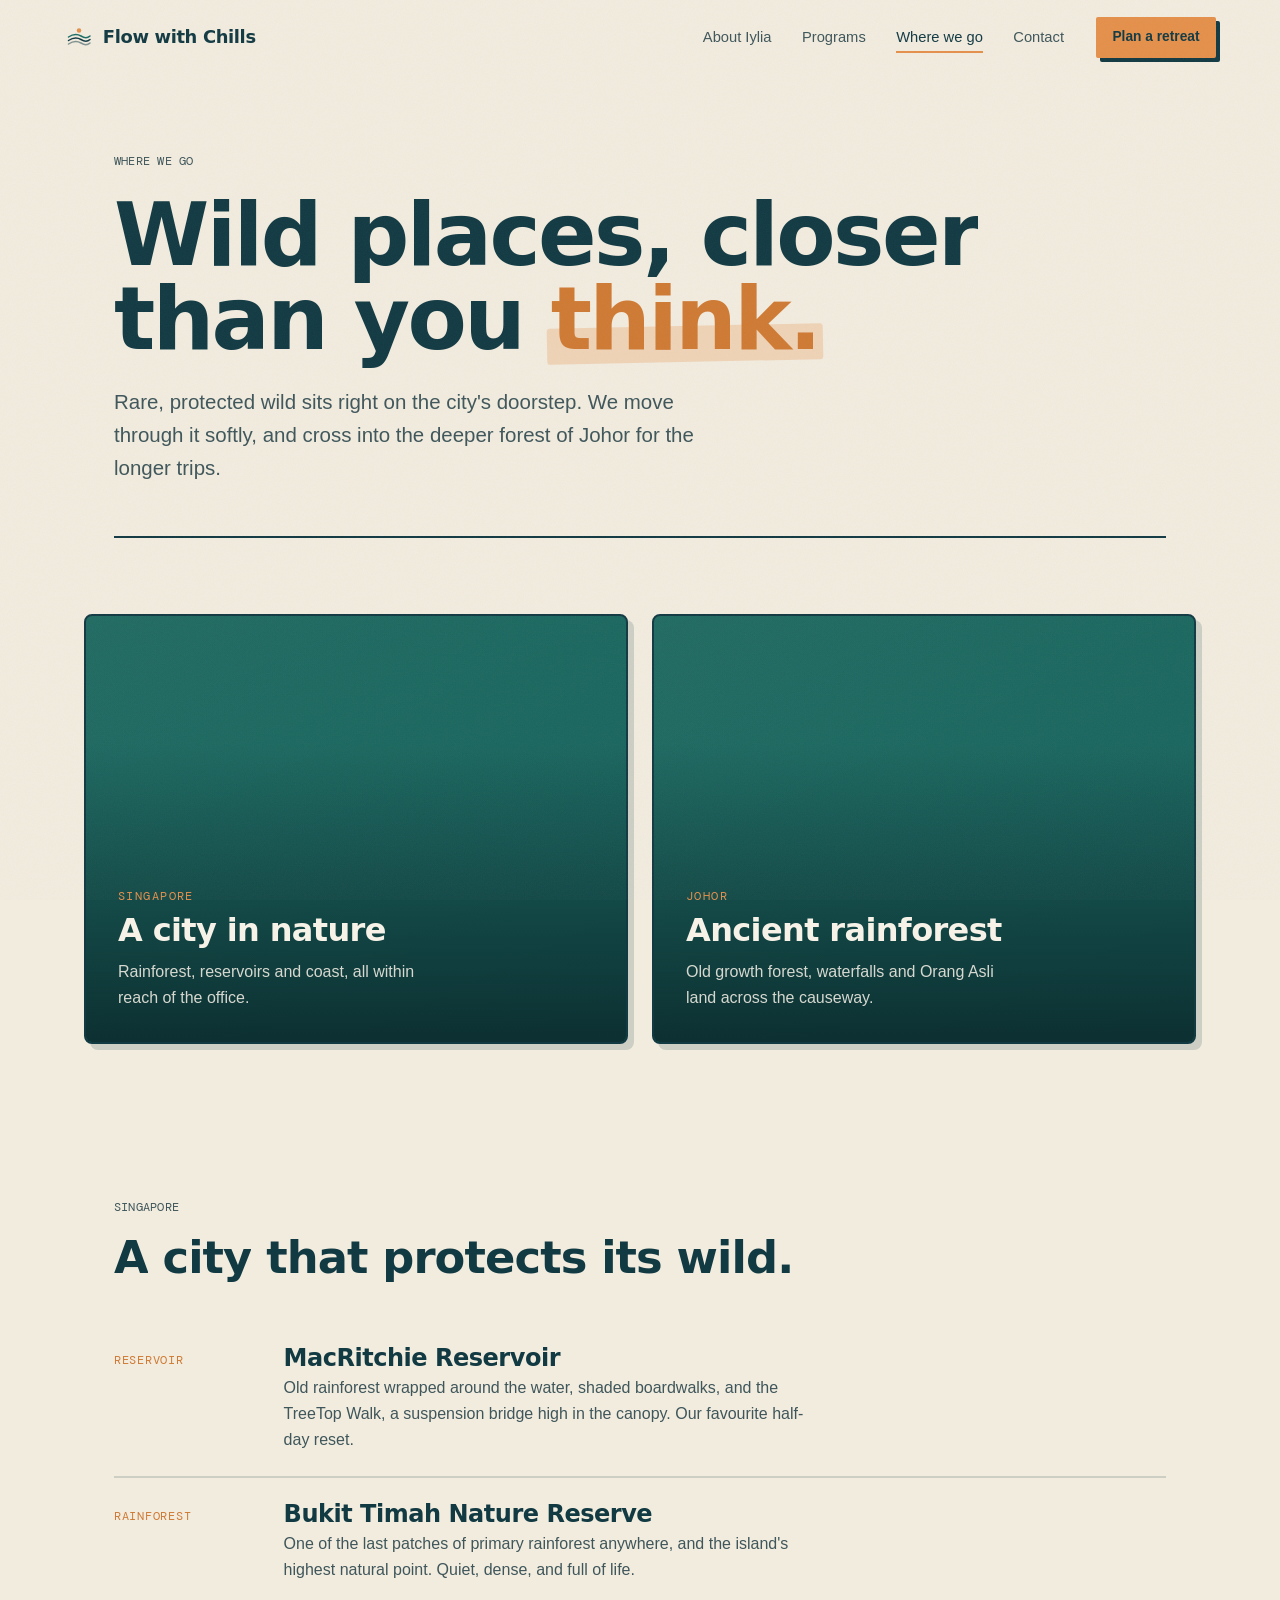
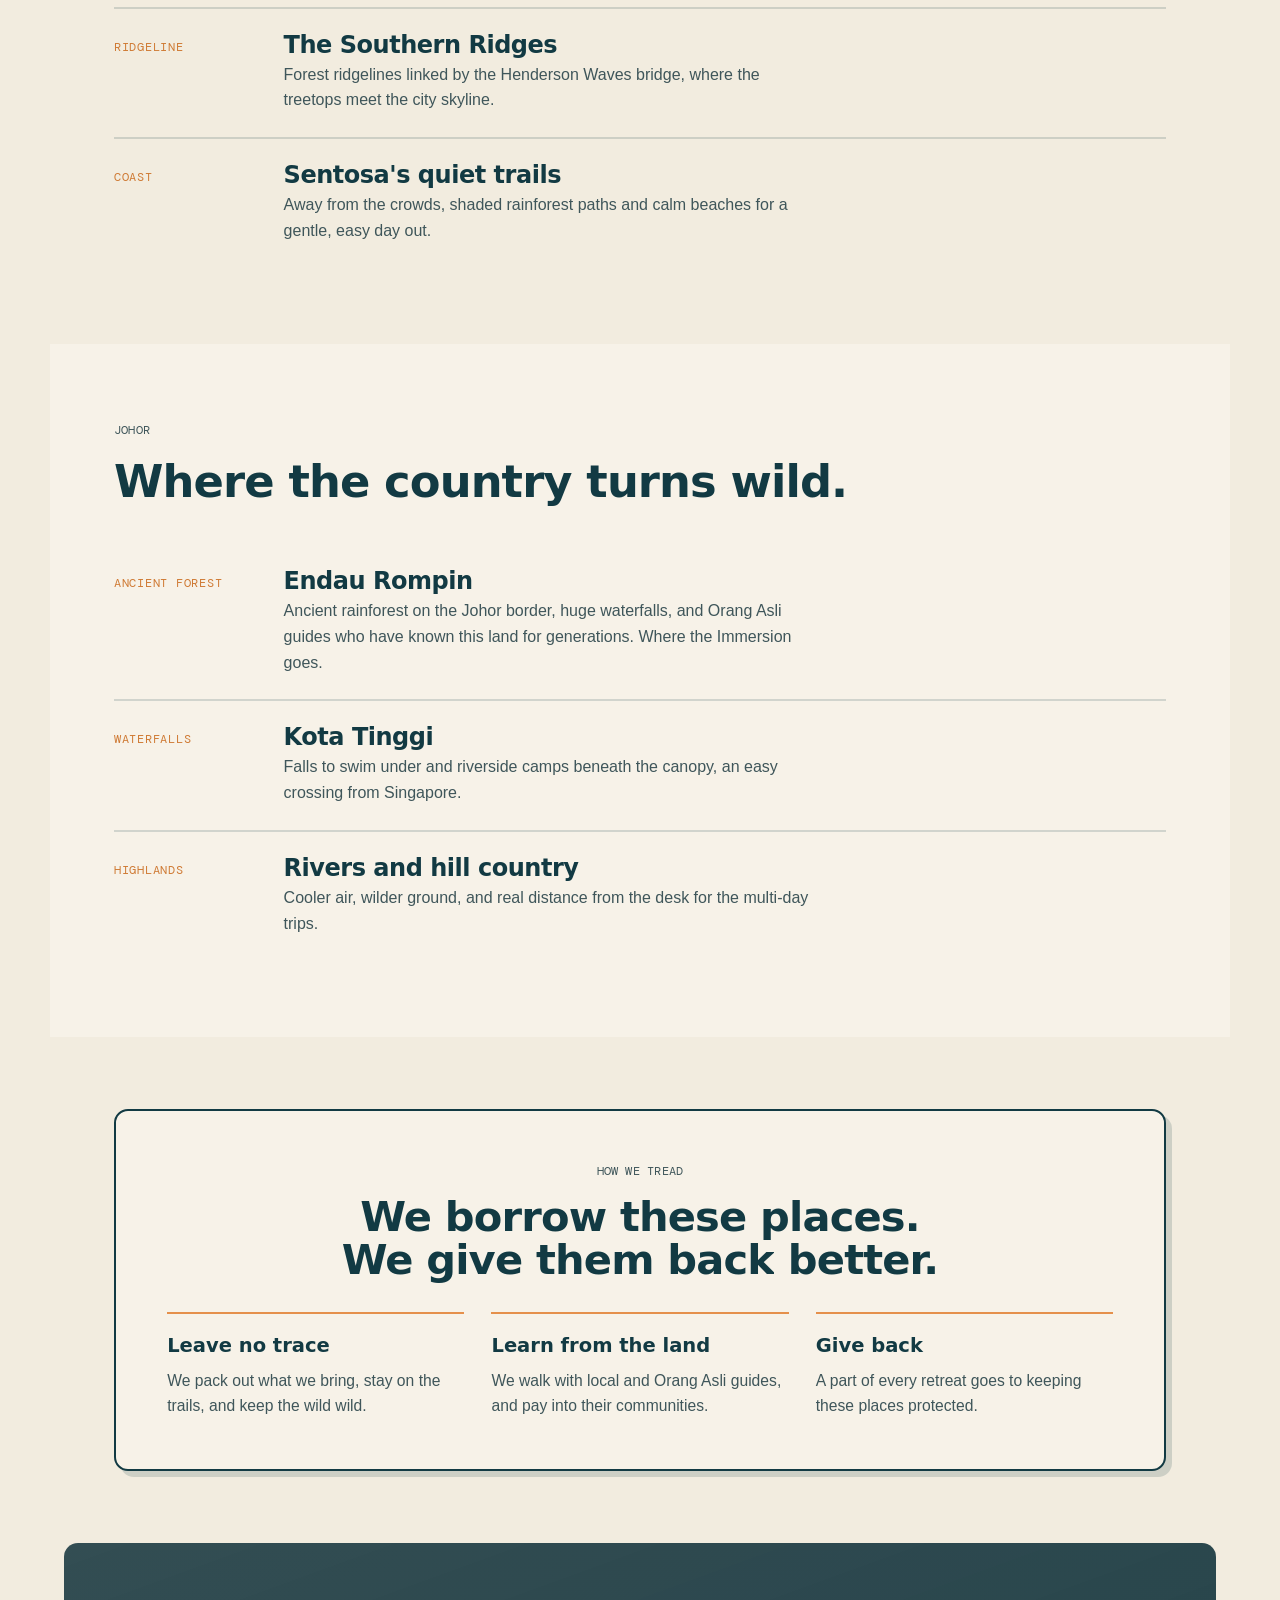
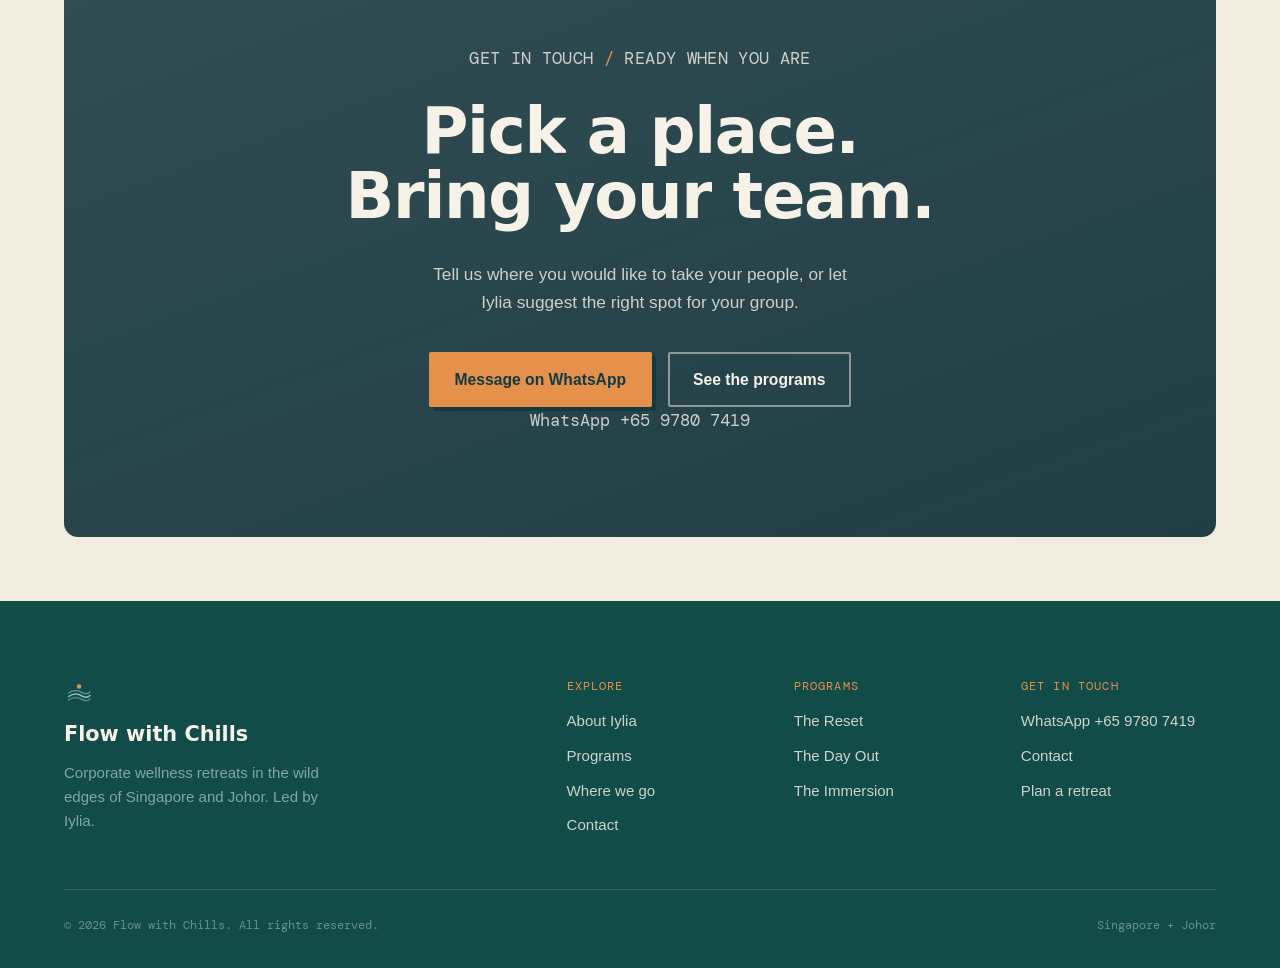
<file: locations.html>
<!DOCTYPE html>
<html lang="en">
<head>
<meta charset="UTF-8">
<meta name="viewport" content="width=device-width, initial-scale=1.0">
<title>Where we go — Flow with Chills</title>
<meta name="description" content="The wild places we take teams: Singapore's rainforest, reservoirs and coast, and the ancient forest of Johor.">
<link rel="icon" type="image/svg+xml" href="assets/favicon.svg">
<link rel="preconnect" href="https://api.fontshare.com" crossorigin>
<link rel="preconnect" href="https://fonts.googleapis.com">
<link rel="preconnect" href="https://fonts.gstatic.com" crossorigin>
<link href="https://api.fontshare.com/v2/css?f[]=clash-display@400,500,600,700&f[]=general-sans@400,500,600&display=swap" rel="stylesheet">
<link href="https://fonts.googleapis.com/css2?family=DM+Mono:wght@400;500&display=swap" rel="stylesheet">
<link rel="stylesheet" href="css/style.css?v=2">
</head>
<body>
<div class="grain" aria-hidden="true"></div>

<header class="nav" id="nav">
  <a class="nav__brand" href="index.html" aria-label="Flow with Chills home">
    <svg class="nav__mark" width="30" height="30" viewBox="0 0 120 120" fill="none" aria-hidden="true">
      <g stroke="currentColor" stroke-width="6" stroke-linecap="round" fill="none">
        <path d="M18 74 C 38 60, 52 60, 68 70 C 82 79, 94 79, 104 70"/>
        <path d="M18 88 C 38 74, 52 74, 68 84 C 82 93, 94 93, 104 84" opacity="0.5"/>
      </g>
      <path d="M18 60 C 38 46, 52 46, 68 56 C 82 65, 94 65, 104 56" stroke="var(--teal)" stroke-width="6" stroke-linecap="round" fill="none"/>
      <circle cx="60" cy="34" r="9" fill="var(--apricot)"/>
    </svg>
    <span>Flow with Chills</span>
  </a>
  <nav class="nav__links" aria-label="Primary">
    <a href="about.html">About Iylia</a>
    <a href="programs.html">Programs</a>
    <a href="locations.html" class="here">Where we go</a>
    <a href="contact.html">Contact</a>
  </nav>
  <a href="contact.html" class="btn btn--solid btn--sm">Plan a retreat</a>
  <button class="nav__toggle" id="navToggle" aria-label="Menu"><span></span><span></span></button>
</header>

<main>
  <section class="subhero">
    <p class="legkick reveal">Where we go</p>
    <h1 class="reveal">Wild places, closer than you <span class="hl">think.</span></h1>
    <p class="subhero__lead reveal">Rare, protected wild sits right on the city's doorstep. We move through it softly, and cross into the deeper forest of Johor for the longer trips.</p>
    <div class="subhero__rule reveal"></div>
  </section>

  <section class="subsection subsection__wide">
    <div class="terrain__grid">
      <article class="terr terr--sg reveal">
        <div class="terr__body"><span class="terr__tag">Singapore</span><h3>A city in nature</h3><p>Rainforest, reservoirs and coast, all within reach of the office.</p></div>
      </article>
      <article class="terr terr--jh reveal">
        <div class="terr__body"><span class="terr__tag">Johor</span><h3>Ancient rainforest</h3><p>Old growth forest, waterfalls and Orang Asli land across the causeway.</p></div>
      </article>
    </div>
  </section>

  <section class="subsection">
    <div class="leg__head" style="text-align:left;margin-left:0">
      <p class="legkick reveal">Singapore</p>
      <h2 class="reveal" style="font-size:clamp(1.8rem,4vw,2.8rem)">A city that protects its wild.</h2>
    </div>
    <div class="places">
      <div class="place reveal"><span class="place__k">Reservoir</span><div><h3>MacRitchie Reservoir</h3><p>Old rainforest wrapped around the water, shaded boardwalks, and the TreeTop Walk, a suspension bridge high in the canopy. Our favourite half-day reset.</p></div></div>
      <div class="place reveal"><span class="place__k">Rainforest</span><div><h3>Bukit Timah Nature Reserve</h3><p>One of the last patches of primary rainforest anywhere, and the island's highest natural point. Quiet, dense, and full of life.</p></div></div>
      <div class="place reveal"><span class="place__k">Ridgeline</span><div><h3>The Southern Ridges</h3><p>Forest ridgelines linked by the Henderson Waves bridge, where the treetops meet the city skyline.</p></div></div>
      <div class="place reveal"><span class="place__k">Coast</span><div><h3>Sentosa's quiet trails</h3><p>Away from the crowds, shaded rainforest paths and calm beaches for a gentle, easy day out.</p></div></div>
    </div>
  </section>

  <section class="subsection subsection--tint">
    <div class="leg__head" style="text-align:left;margin-left:0">
      <p class="legkick reveal">Johor</p>
      <h2 class="reveal" style="font-size:clamp(1.8rem,4vw,2.8rem)">Where the country turns wild.</h2>
    </div>
    <div class="places">
      <div class="place reveal"><span class="place__k">Ancient forest</span><div><h3>Endau Rompin</h3><p>Ancient rainforest on the Johor border, huge waterfalls, and Orang Asli guides who have known this land for generations. Where the Immersion goes.</p></div></div>
      <div class="place reveal"><span class="place__k">Waterfalls</span><div><h3>Kota Tinggi</h3><p>Falls to swim under and riverside camps beneath the canopy, an easy crossing from Singapore.</p></div></div>
      <div class="place reveal"><span class="place__k">Highlands</span><div><h3>Rivers and hill country</h3><p>Cooler air, wilder ground, and real distance from the desk for the multi-day trips.</p></div></div>
    </div>
  </section>

  <section class="tread" style="max-width:var(--wrap)">
    <div class="tread__inner reveal">
      <p class="legkick">How we tread</p>
      <h2>We borrow these places. We give them back better.</h2>
      <div class="tread__row">
        <div><b>Leave no trace</b>We pack out what we bring, stay on the trails, and keep the wild wild.</div>
        <div><b>Learn from the land</b>We walk with local and Orang Asli guides, and pay into their communities.</div>
        <div><b>Give back</b>A part of every retreat goes to keeping these places protected.</div>
      </div>
    </div>
  </section>

  <section class="basecamp">
    <div class="basecamp__inner reveal">
      <p class="mono-tag mono-tag--light">Get in touch <em>/</em> Ready when you are</p>
      <h2>Pick a place.<br>Bring your team.</h2>
      <p>Tell us where you would like to take your people, or let Iylia suggest the right spot for your group.</p>
      <div class="basecamp__cta">
        <a class="btn btn--solid" href="https://wa.me/6597807419">Message on WhatsApp</a>
        <a class="btn btn--line-light" href="programs.html">See the programs</a>
      </div>
      <p class="basecamp__mail">WhatsApp +65 9780 7419</p>
    </div>
  </section>
</main>

<footer class="footer">
  <div class="footer__top">
    <div class="footer__brand">
      <svg width="30" height="30" viewBox="0 0 120 120" fill="none" aria-hidden="true">
        <g stroke="#9FBEB9" stroke-width="6" stroke-linecap="round" fill="none">
          <path d="M18 74 C 38 60, 52 60, 68 70 C 82 79, 94 79, 104 70"/>
          <path d="M18 88 C 38 74, 52 74, 68 84 C 82 93, 94 93, 104 84" opacity="0.5"/>
        </g>
        <path d="M18 60 C 38 46, 52 46, 68 56 C 82 65, 94 65, 104 56" stroke="#57938c" stroke-width="6" stroke-linecap="round" fill="none"/>
        <circle cx="60" cy="34" r="9" fill="#E5904B"/>
      </svg>
      <span>Flow with Chills</span>
      <p>Corporate wellness retreats in the wild edges of Singapore and Johor. Led by Iylia.</p>
    </div>
    <nav class="footer__nav" aria-label="Footer">
      <div><span class="footer__h">Explore</span><a href="about.html">About Iylia</a><a href="programs.html">Programs</a><a href="locations.html">Where we go</a><a href="contact.html">Contact</a></div>
      <div><span class="footer__h">Programs</span><a href="programs.html">The Reset</a><a href="programs.html">The Day Out</a><a href="programs.html">The Immersion</a></div>
      <div><span class="footer__h">Get in touch</span><a href="https://wa.me/6597807419">WhatsApp +65 9780 7419</a><a href="contact.html">Contact</a><a href="contact.html">Plan a retreat</a></div>
    </nav>
  </div>
  <div class="footer__base">
    <span>&copy; <span id="year"></span> Flow with Chills. All rights reserved.</span>
    <span>Singapore + Johor</span>
  </div>
</footer>

<script src="js/main.js?v=2"></script>
</body>
</html>
</file>
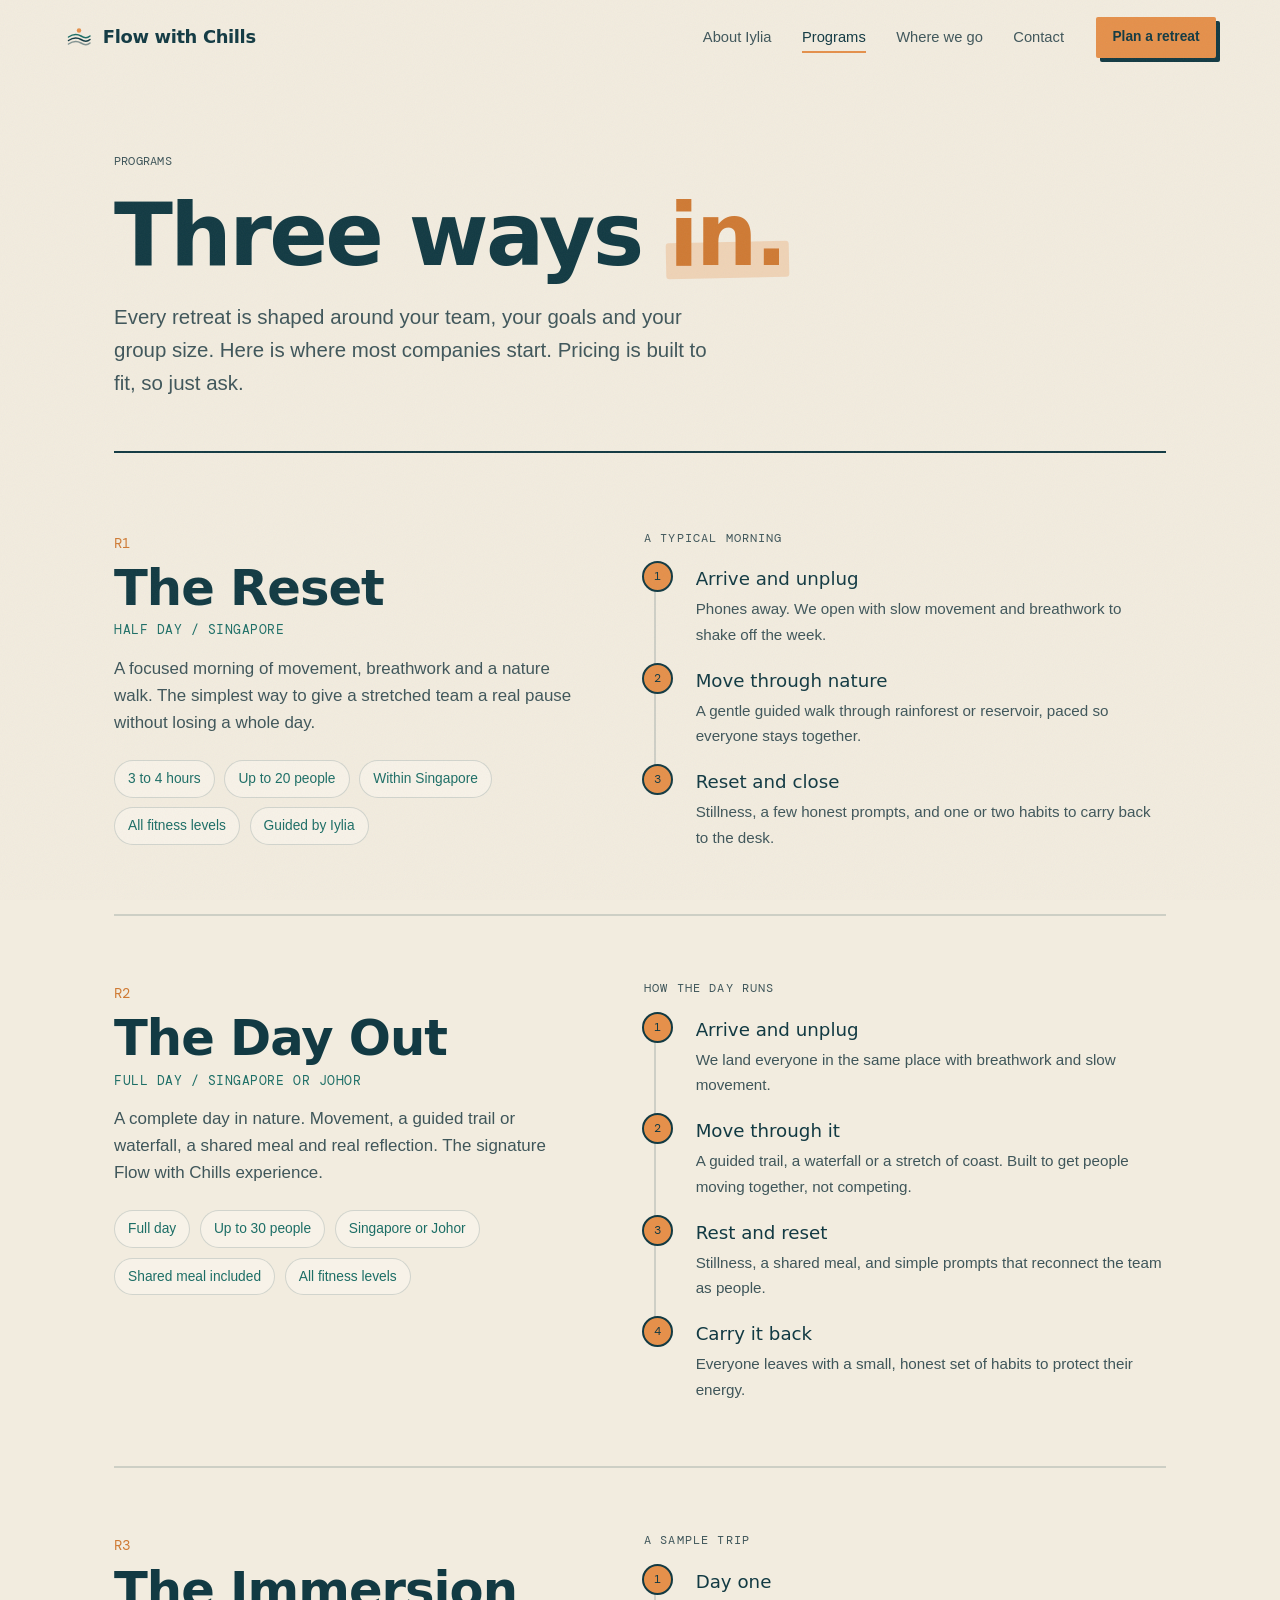
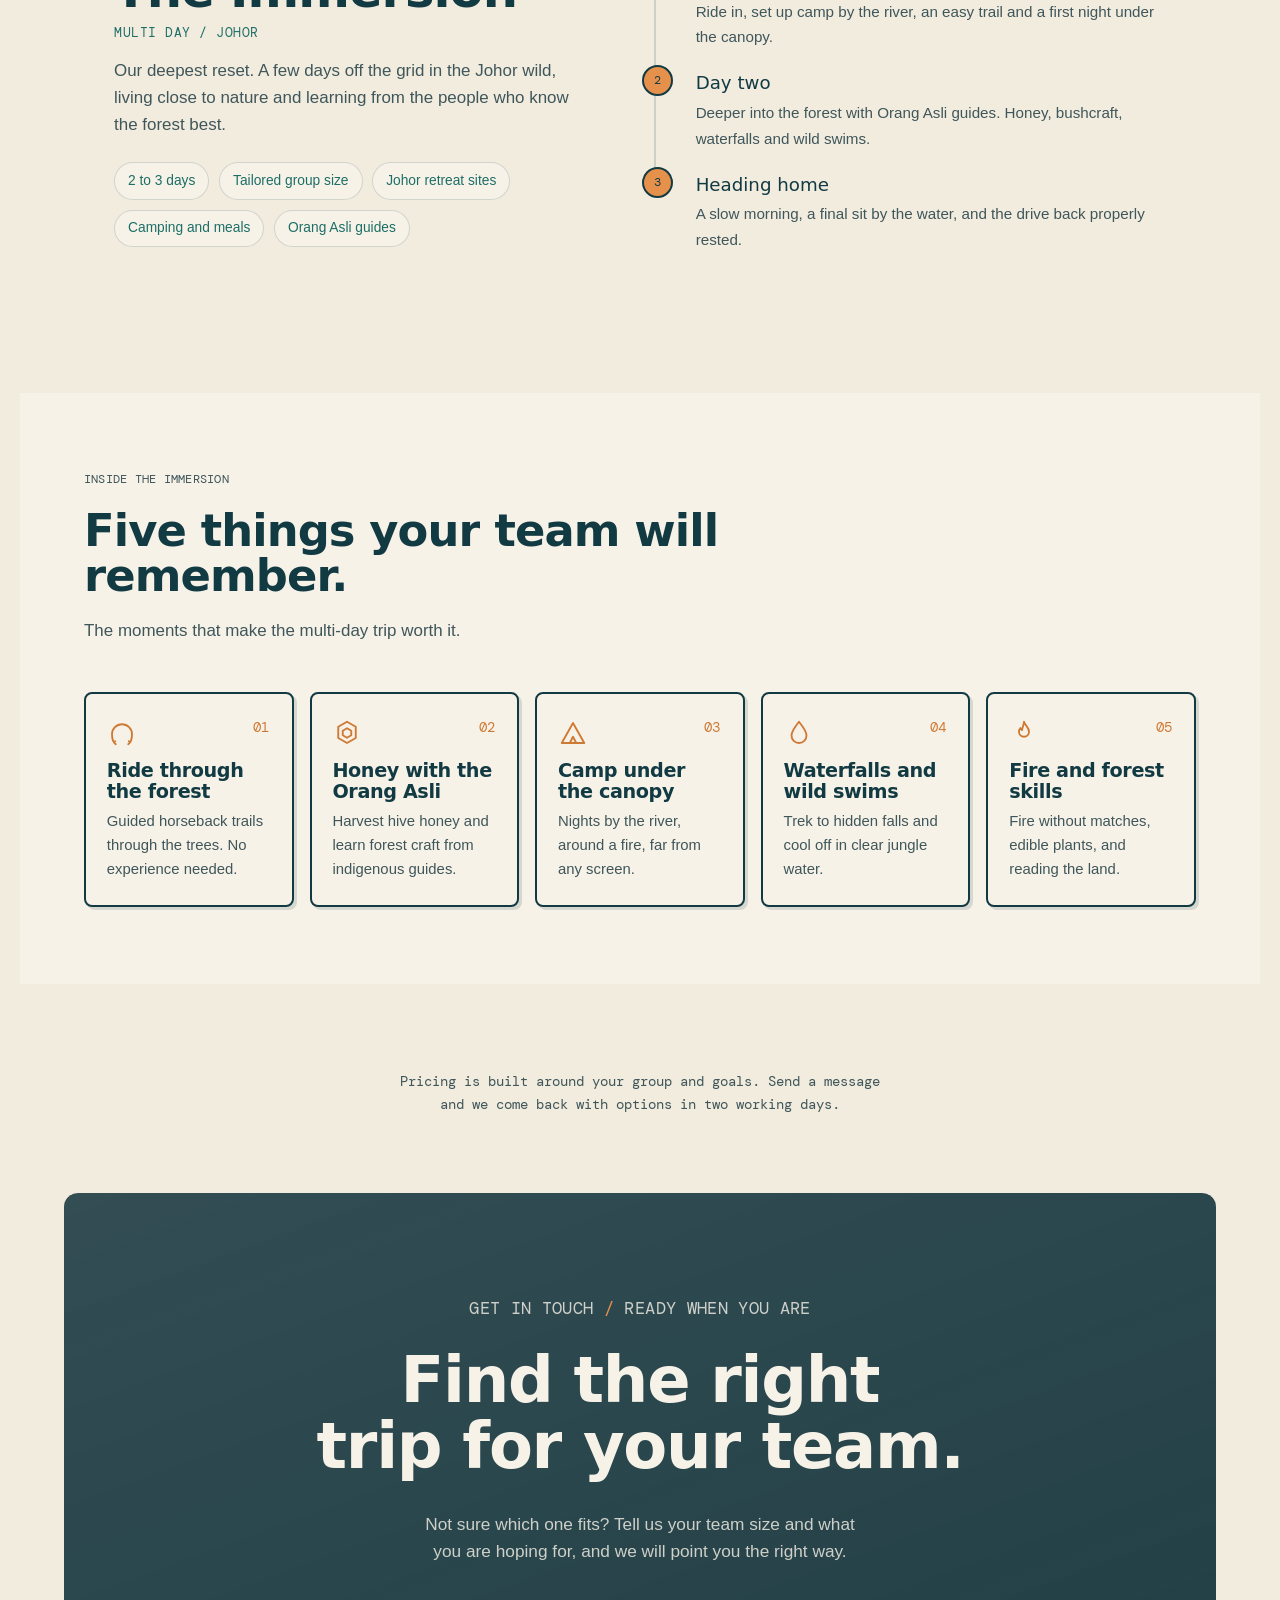
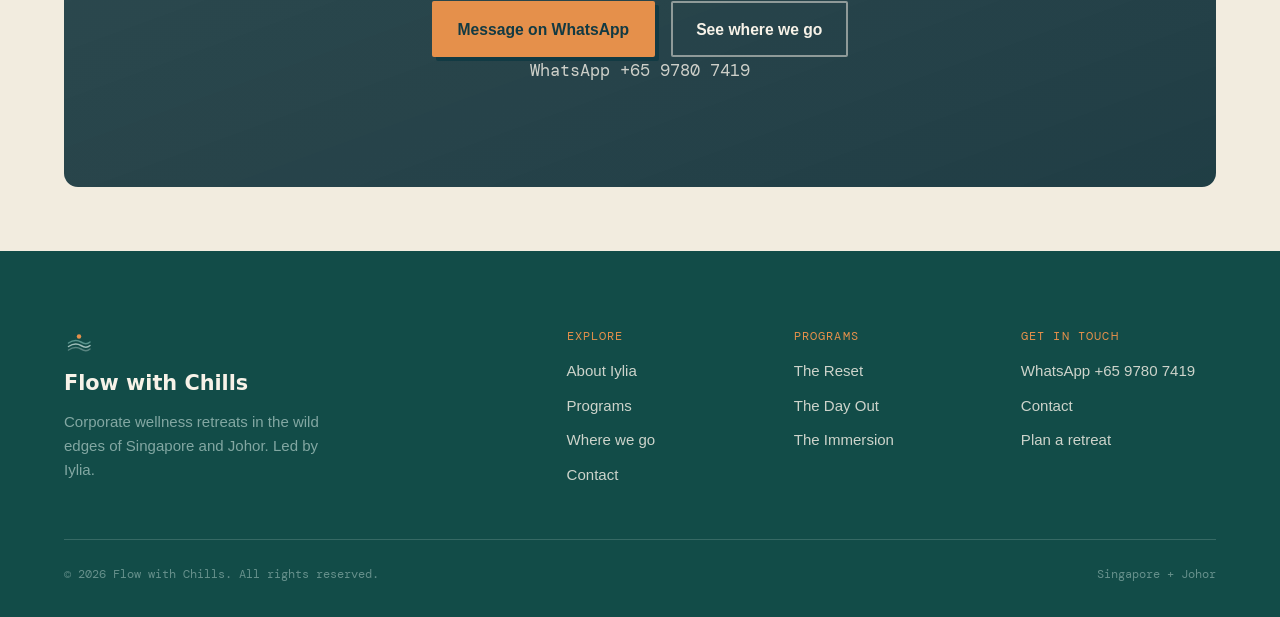
<file: programs.html>
<!DOCTYPE html>
<html lang="en">
<head>
<meta charset="UTF-8">
<meta name="viewport" content="width=device-width, initial-scale=1.0">
<title>Programs — Flow with Chills</title>
<meta name="description" content="Three ways to bring your team into nature: The Reset, The Day Out, and the multi-day Immersion in the Johor wild.">
<link rel="icon" type="image/svg+xml" href="assets/favicon.svg">
<link rel="preconnect" href="https://api.fontshare.com" crossorigin>
<link rel="preconnect" href="https://fonts.googleapis.com">
<link rel="preconnect" href="https://fonts.gstatic.com" crossorigin>
<link href="https://api.fontshare.com/v2/css?f[]=clash-display@400,500,600,700&f[]=general-sans@400,500,600&display=swap" rel="stylesheet">
<link href="https://fonts.googleapis.com/css2?family=DM+Mono:wght@400;500&display=swap" rel="stylesheet">
<link rel="stylesheet" href="css/style.css?v=2">
</head>
<body>
<div class="grain" aria-hidden="true"></div>

<header class="nav" id="nav">
  <a class="nav__brand" href="index.html" aria-label="Flow with Chills home">
    <svg class="nav__mark" width="30" height="30" viewBox="0 0 120 120" fill="none" aria-hidden="true">
      <g stroke="currentColor" stroke-width="6" stroke-linecap="round" fill="none">
        <path d="M18 74 C 38 60, 52 60, 68 70 C 82 79, 94 79, 104 70"/>
        <path d="M18 88 C 38 74, 52 74, 68 84 C 82 93, 94 93, 104 84" opacity="0.5"/>
      </g>
      <path d="M18 60 C 38 46, 52 46, 68 56 C 82 65, 94 65, 104 56" stroke="var(--teal)" stroke-width="6" stroke-linecap="round" fill="none"/>
      <circle cx="60" cy="34" r="9" fill="var(--apricot)"/>
    </svg>
    <span>Flow with Chills</span>
  </a>
  <nav class="nav__links" aria-label="Primary">
    <a href="about.html">About Iylia</a>
    <a href="programs.html" class="here">Programs</a>
    <a href="locations.html">Where we go</a>
    <a href="contact.html">Contact</a>
  </nav>
  <a href="contact.html" class="btn btn--solid btn--sm">Plan a retreat</a>
  <button class="nav__toggle" id="navToggle" aria-label="Menu"><span></span><span></span></button>
</header>

<main>
  <section class="subhero">
    <p class="legkick reveal">Programs</p>
    <h1 class="reveal">Three ways <span class="hl">in.</span></h1>
    <p class="subhero__lead reveal">Every retreat is shaped around your team, your goals and your group size. Here is where most companies start. Pricing is built to fit, so just ask.</p>
    <div class="subhero__rule reveal"></div>
  </section>

  <section class="subsection">
    <!-- R1 -->
    <div class="pdetail" id="reset">
      <div class="reveal">
        <span class="pdetail__no">R1</span>
        <h2>The Reset</h2>
        <p class="pdetail__meta">Half day <em>/</em> Singapore</p>
        <p class="pdetail__lead">A focused morning of movement, breathwork and a nature walk. The simplest way to give a stretched team a real pause without losing a whole day.</p>
        <ul class="incl">
          <li>3 to 4 hours</li><li>Up to 20 people</li><li>Within Singapore</li><li>All fitness levels</li><li>Guided by Iylia</li>
        </ul>
      </div>
      <div class="reveal">
        <p class="pdetail__label">A typical morning</p>
        <ul class="flow">
          <li><b>Arrive and unplug</b><span>Phones away. We open with slow movement and breathwork to shake off the week.</span></li>
          <li><b>Move through nature</b><span>A gentle guided walk through rainforest or reservoir, paced so everyone stays together.</span></li>
          <li><b>Reset and close</b><span>Stillness, a few honest prompts, and one or two habits to carry back to the desk.</span></li>
        </ul>
      </div>
    </div>

    <!-- R2 -->
    <div class="pdetail" id="day-out">
      <div class="reveal">
        <span class="pdetail__no">R2</span>
        <h2>The Day Out</h2>
        <p class="pdetail__meta">Full day <em>/</em> Singapore or Johor</p>
        <p class="pdetail__lead">A complete day in nature. Movement, a guided trail or waterfall, a shared meal and real reflection. The signature Flow with Chills experience.</p>
        <ul class="incl">
          <li>Full day</li><li>Up to 30 people</li><li>Singapore or Johor</li><li>Shared meal included</li><li>All fitness levels</li>
        </ul>
      </div>
      <div class="reveal">
        <p class="pdetail__label">How the day runs</p>
        <ul class="flow">
          <li><b>Arrive and unplug</b><span>We land everyone in the same place with breathwork and slow movement.</span></li>
          <li><b>Move through it</b><span>A guided trail, a waterfall or a stretch of coast. Built to get people moving together, not competing.</span></li>
          <li><b>Rest and reset</b><span>Stillness, a shared meal, and simple prompts that reconnect the team as people.</span></li>
          <li><b>Carry it back</b><span>Everyone leaves with a small, honest set of habits to protect their energy.</span></li>
        </ul>
      </div>
    </div>

    <!-- R3 -->
    <div class="pdetail" id="immersion">
      <div class="reveal">
        <span class="pdetail__no">R3</span>
        <h2>The Immersion</h2>
        <p class="pdetail__meta">Multi day <em>/</em> Johor</p>
        <p class="pdetail__lead">Our deepest reset. A few days off the grid in the Johor wild, living close to nature and learning from the people who know the forest best.</p>
        <ul class="incl">
          <li>2 to 3 days</li><li>Tailored group size</li><li>Johor retreat sites</li><li>Camping and meals</li><li>Orang Asli guides</li>
        </ul>
      </div>
      <div class="reveal">
        <p class="pdetail__label">A sample trip</p>
        <ul class="flow">
          <li><b>Day one</b><span>Ride in, set up camp by the river, an easy trail and a first night under the canopy.</span></li>
          <li><b>Day two</b><span>Deeper into the forest with Orang Asli guides. Honey, bushcraft, waterfalls and wild swims.</span></li>
          <li><b>Heading home</b><span>A slow morning, a final sit by the water, and the drive back properly rested.</span></li>
        </ul>
      </div>
    </div>
  </section>

  <section class="subsection subsection--tint subsection__wide">
    <div class="immersion__head" style="text-align:left;max-width:640px;margin-left:0">
      <p class="legkick reveal">Inside the Immersion</p>
      <h2 class="reveal" style="font-size:clamp(1.8rem,4vw,2.8rem);margin:.3em 0 .4em">Five things your team will remember.</h2>
      <p class="immersion__lead reveal">The moments that make the multi-day trip worth it.</p>
    </div>
    <ul class="xp" style="margin-top:1.8rem">
      <li class="reveal"><span class="xp__ico"><svg viewBox="0 0 24 24" aria-hidden="true"><path d="M7 21c-2-1.4-3-4.2-3-8a8 8 0 0 1 16 0c0 3.8-1 6.6-3 8"/><circle cx="6.5" cy="18.5" r=".8" fill="currentColor" stroke="none"/><circle cx="17.5" cy="18.5" r=".8" fill="currentColor" stroke="none"/></svg></span><span class="xp__no">01</span><h3>Ride through the forest</h3><p>Guided horseback trails through the trees. No experience needed.</p></li>
      <li class="reveal"><span class="xp__ico"><svg viewBox="0 0 24 24" aria-hidden="true"><path d="M12 3l7 4v9l-7 4-7-4V7z"/><path d="M12 8.2l3.4 2v3.6L12 15.8l-3.4-2v-3.6z"/></svg></span><span class="xp__no">02</span><h3>Honey with the Orang Asli</h3><p>Harvest hive honey and learn forest craft from indigenous guides.</p></li>
      <li class="reveal"><span class="xp__ico"><svg viewBox="0 0 24 24" aria-hidden="true"><path d="M12 4L3 20h18z"/><path d="M9.4 20l2.6-5 2.6 5"/></svg></span><span class="xp__no">03</span><h3>Camp under the canopy</h3><p>Nights by the river, around a fire, far from any screen.</p></li>
      <li class="reveal"><span class="xp__ico"><svg viewBox="0 0 24 24" aria-hidden="true"><path d="M12 3c4 5 6 8 6 11a6 6 0 0 1-12 0c0-3 2-6 6-11z"/></svg></span><span class="xp__no">04</span><h3>Waterfalls and wild swims</h3><p>Trek to hidden falls and cool off in clear jungle water.</p></li>
      <li class="reveal"><span class="xp__ico"><svg viewBox="0 0 24 24" aria-hidden="true"><path d="M12 3c1 3.2 4 4.4 4 8a4 4 0 0 1-8 0c0-1.2.4-2.2 1.1-3 .3 1 .9 1.5 1.4 1.6C10.6 7.5 12 5.4 12 3z"/></svg></span><span class="xp__no">05</span><h3>Fire and forest skills</h3><p>Fire without matches, edible plants, and reading the land.</p></li>
    </ul>
  </section>

  <section class="subsection" style="padding-top:clamp(30px,4vw,44px)">
    <p class="routes__note reveal">Pricing is built around your group and goals. Send a message and we come back with options in two working days.</p>
  </section>

  <section class="basecamp">
    <div class="basecamp__inner reveal">
      <p class="mono-tag mono-tag--light">Get in touch <em>/</em> Ready when you are</p>
      <h2>Find the right<br>trip for your team.</h2>
      <p>Not sure which one fits? Tell us your team size and what you are hoping for, and we will point you the right way.</p>
      <div class="basecamp__cta">
        <a class="btn btn--solid" href="https://wa.me/6597807419">Message on WhatsApp</a>
        <a class="btn btn--line-light" href="locations.html">See where we go</a>
      </div>
      <p class="basecamp__mail">WhatsApp +65 9780 7419</p>
    </div>
  </section>
</main>

<footer class="footer">
  <div class="footer__top">
    <div class="footer__brand">
      <svg width="30" height="30" viewBox="0 0 120 120" fill="none" aria-hidden="true">
        <g stroke="#9FBEB9" stroke-width="6" stroke-linecap="round" fill="none">
          <path d="M18 74 C 38 60, 52 60, 68 70 C 82 79, 94 79, 104 70"/>
          <path d="M18 88 C 38 74, 52 74, 68 84 C 82 93, 94 93, 104 84" opacity="0.5"/>
        </g>
        <path d="M18 60 C 38 46, 52 46, 68 56 C 82 65, 94 65, 104 56" stroke="#57938c" stroke-width="6" stroke-linecap="round" fill="none"/>
        <circle cx="60" cy="34" r="9" fill="#E5904B"/>
      </svg>
      <span>Flow with Chills</span>
      <p>Corporate wellness retreats in the wild edges of Singapore and Johor. Led by Iylia.</p>
    </div>
    <nav class="footer__nav" aria-label="Footer">
      <div><span class="footer__h">Explore</span><a href="about.html">About Iylia</a><a href="programs.html">Programs</a><a href="locations.html">Where we go</a><a href="contact.html">Contact</a></div>
      <div><span class="footer__h">Programs</span><a href="programs.html">The Reset</a><a href="programs.html">The Day Out</a><a href="programs.html">The Immersion</a></div>
      <div><span class="footer__h">Get in touch</span><a href="https://wa.me/6597807419">WhatsApp +65 9780 7419</a><a href="contact.html">Contact</a><a href="contact.html">Plan a retreat</a></div>
    </nav>
  </div>
  <div class="footer__base">
    <span>&copy; <span id="year"></span> Flow with Chills. All rights reserved.</span>
    <span>Singapore + Johor</span>
  </div>
</footer>

<script src="js/main.js?v=2"></script>
</body>
</html>
</file>
<file: css/style.css>
/* =======================================================================
   Flow with Chills — "The Trail"
   ==================================================================== */
:root{
  --paper:#F2ECDF;
  --paper-2:#EAE1CF;
  --ink:#123A43;
  --ink-2:#3F565A;
  --teal:#1C6E66;
  --teal-deep:#124C48;
  --mist:#9FBEB9;
  --apricot:#E5904B;
  --apricot-deep:#CF7A34;
  --cream:#F7F2E8;
  --line:rgba(18,58,67,.16);

  --wrap:1180px;
  --gutter:clamp(22px,5vw,72px);

  --display:'Clash Display','Hanken Grotesk',system-ui,sans-serif;
  --body:'General Sans',-apple-system,BlinkMacSystemFont,sans-serif;
  --mono:'DM Mono',ui-monospace,monospace;
  --ease:cubic-bezier(.22,.61,.36,1);
  --ease-soft:cubic-bezier(.16,.84,.34,1);
}

*{box-sizing:border-box;margin:0;padding:0}
html{scroll-behavior:smooth}
body{
  font-family:var(--body);color:var(--ink);background:var(--paper);
  line-height:1.6;-webkit-font-smoothing:antialiased;overflow-x:hidden;position:relative;
}
a{color:inherit;text-decoration:none}
h1,h2,h3{font-family:var(--display);font-weight:600;line-height:1.02;letter-spacing:-.02em}
em{font-style:normal}

.grain{position:fixed;inset:0;z-index:9999;pointer-events:none;opacity:.05;
  background-image:url("data:image/svg+xml,%3Csvg xmlns='http://www.w3.org/2000/svg' width='150' height='150'%3E%3Cfilter id='n'%3E%3CfeTurbulence type='fractalNoise' baseFrequency='.9' numOctaves='2'/%3E%3C/filter%3E%3Crect width='100%25' height='100%25' filter='url(%23n)'/%3E%3C/svg%3E");}

/* mono labels */
.mono-tag{font-family:var(--mono);font-size:.8rem;letter-spacing:.02em;color:var(--teal);text-transform:uppercase}
.mono-tag em{color:var(--apricot-deep)}
.mono-tag--light{color:var(--mist)}
.mono-tag--light em{color:var(--apricot)}
.legkick{font-family:var(--mono);font-size:.78rem;letter-spacing:.02em;color:var(--ink-2);text-transform:uppercase;margin-bottom:1.4em}
.legkick em{color:var(--apricot-deep)}

/* ------------------------------------------------------------- TRAIL SVG */
.trail{position:absolute;top:0;left:0;width:100%;height:100%;z-index:1;pointer-events:none;overflow:visible}
.trail__base{fill:none;stroke:rgba(18,58,67,.24);stroke-width:2.4;stroke-dasharray:0.5 11;stroke-linecap:round}
.trail__draw{fill:none;stroke:var(--apricot);stroke-width:3.2;stroke-linecap:round}
.trail__hiker{fill:var(--apricot);stroke:var(--paper);stroke-width:3;opacity:0;transition:opacity .3s}

/* ------------------------------------------------------------- WAYPOINT PIN */
.pin{position:absolute;top:0;z-index:4;width:15px;height:15px;border-radius:50%;
  background:var(--apricot);box-shadow:0 0 0 4px var(--paper),0 0 0 5.5px rgba(18,58,67,.2);}
.pin--start,.pin--end{width:19px;height:19px;box-shadow:0 0 0 5px var(--paper),0 0 0 7px var(--ink)}
.leg--left .pin,.leg--right .pin{top:clamp(56px,8vw,104px)}
.leg--right .pin{left:min(64%,calc(50% + 180px))}
.leg--left .pin{left:max(30%,calc(50% - 234px))}
.leg--full .pin{left:50%;transform:translateX(-50%);top:clamp(40px,6vw,72px)}

/* ------------------------------------------------------------- NAV */
.nav{position:fixed;top:0;left:0;right:0;z-index:100;display:flex;align-items:center;gap:2rem;
  padding:1.05rem var(--gutter);transition:background .4s var(--ease),box-shadow .4s var(--ease),padding .3s var(--ease);}
.nav.scrolled{background:rgba(242,236,223,.85);backdrop-filter:blur(12px);box-shadow:0 1px 0 var(--line);padding-top:.7rem;padding-bottom:.7rem}
.nav__brand{display:flex;align-items:center;gap:.55rem;color:var(--ink);margin-right:auto;font-family:var(--display);font-weight:600;font-size:1.12rem;letter-spacing:-.02em}
.nav__mark{color:var(--ink);flex:none}
.nav__links{display:flex;gap:1.9rem}
.nav__links a{font-size:.92rem;font-weight:500;color:var(--ink-2);position:relative}
.nav__links a::after{content:"";position:absolute;left:0;bottom:-4px;width:0;height:2px;background:var(--apricot);transition:width .3s var(--ease)}
.nav__links a:hover{color:var(--ink)}
.nav__links a:hover::after{width:100%}
.nav__toggle{display:none;flex-direction:column;justify-content:center;align-items:center;gap:6px;background:none;border:none;cursor:pointer;width:44px;height:44px;margin:-6px -10px -6px 0;color:var(--ink)}
.nav__toggle span{width:25px;height:2.5px;background:currentColor;border-radius:2px;transition:transform .3s var(--ease),opacity .2s}
.nav__toggle.is-open span:first-child{transform:translateY(4.25px) rotate(45deg)}
.nav__toggle.is-open span:last-child{transform:translateY(-4.25px) rotate(-45deg)}

/* ------------------------------------------------------------- BUTTONS */
.btn{display:inline-flex;align-items:center;gap:.5em;font-family:var(--body);font-weight:600;font-size:.98rem;
  padding:.85em 1.5em;border-radius:2px;cursor:pointer;border:2px solid transparent;
  transition:transform .25s var(--ease),background .25s,color .25s,box-shadow .25s;}
.btn--sm{padding:.55em 1.05em;font-size:.86rem}
.btn--solid{background:var(--apricot);color:var(--ink);box-shadow:4px 4px 0 var(--ink)}
.btn--solid:hover{transform:translate(-2px,-2px);box-shadow:6px 6px 0 var(--ink)}
.btn--line{background:transparent;color:var(--ink);border-color:var(--ink)}
.btn--line:hover{background:var(--ink);color:var(--cream)}
.btn--line-light{background:transparent;color:var(--cream);border-color:rgba(247,242,232,.5)}
.btn--line-light:hover{background:var(--cream);color:var(--ink);border-color:var(--cream)}

/* ------------------------------------------------------------- TRAILHEAD */
.trailhead{position:relative;z-index:2;min-height:92svh;display:flex;flex-direction:column;justify-content:center;
  padding:6.5rem var(--gutter) 4rem;max-width:var(--wrap);margin:0 auto;overflow:visible}
.trailhead__inner{max-width:860px}
.trailhead .mono-tag{margin-bottom:1.8rem}
.trailhead__title{font-family:var(--display);font-weight:600;font-size:clamp(3.2rem,10vw,7.4rem);line-height:.94;letter-spacing:-.035em}
.hl{position:relative;color:var(--apricot-deep);white-space:nowrap}
.hl::after{content:"";position:absolute;left:-.04em;right:-.04em;bottom:.08em;height:.42em;background:var(--apricot);opacity:.28;z-index:-1;transform:rotate(-1.2deg);border-radius:3px}
.trailhead__lead{max-width:44ch;margin-top:1.8rem;font-size:clamp(1.08rem,1.6vw,1.28rem);color:var(--ink-2)}
.trailhead__cta{display:flex;gap:1rem;margin-top:2.4rem;flex-wrap:wrap}
.contour{position:absolute;color:var(--teal);opacity:.13;pointer-events:none}
.contour--a{top:6%;right:-4%;width:min(46vw,540px);height:auto}
.coord{position:absolute;top:24%;right:var(--gutter);font-family:var(--mono);font-size:.82rem;color:var(--ink);text-align:right;line-height:1.5;
  border-right:2px solid var(--apricot);padding-right:.9rem}
.coord__label{display:block;font-size:.66rem;text-transform:uppercase;letter-spacing:.14em;color:var(--teal);margin-bottom:.4em}
.elev{position:absolute;bottom:12%;right:var(--gutter);width:min(30vw,320px);height:auto;color:var(--teal);opacity:.9}
.pin--start{left:0;bottom:3.4rem;top:auto}
.scrollcue{position:absolute;bottom:2rem;left:50%;transform:translateX(-50%);font-family:var(--mono);font-size:.7rem;
  text-transform:uppercase;letter-spacing:.14em;color:var(--ink-2);display:flex;flex-direction:column;align-items:center;gap:.6rem}
.scrollcue span{width:2px;height:34px;background:var(--apricot);animation:drop 2s var(--ease) infinite}
@keyframes drop{0%{transform:scaleY(0);transform-origin:top}45%{transform:scaleY(1);transform-origin:top}55%{transform:scaleY(1);transform-origin:bottom}100%{transform:scaleY(0);transform-origin:bottom}}

/* ------------------------------------------------------------- LEG (generic) */
.leg{position:relative;z-index:2;max-width:var(--wrap);margin:0 auto;padding:clamp(46px,6.5vw,88px) var(--gutter)}
.leg__content{max-width:600px}
.leg__content--narrow{max-width:500px}
.leg__content--wide{max-width:900px}
.leg h2{font-size:clamp(1.9rem,4.4vw,3.4rem);margin-bottom:.45em}

/* problem — balanced two columns, no wasted half */
.problem .pin{left:50%;transform:translateX(-50%);top:clamp(24px,3.5vw,42px)}
.problem__grid{display:grid;grid-template-columns:1fr 1fr;gap:clamp(2rem,5vw,4.5rem);max-width:var(--wrap);margin:0 auto;align-items:center}
.problem__head h2{font-size:clamp(1.9rem,3.7vw,3rem);margin:.4em 0 0}
.problem__head .whyline{margin-top:1.1rem;max-width:32ch}
.problem__body .lede{margin-bottom:1.6rem}
.lede{font-size:clamp(1.1rem,1.7vw,1.32rem);color:var(--ink);line-height:1.48}
.leg p{color:var(--ink-2);font-size:1.05rem;margin-bottom:1em}
.leg--right .leg__content{margin-left:auto;text-align:left}
.leg--left{display:grid;grid-template-columns:.92fr 1.08fr;gap:clamp(2rem,5vw,4.5rem);align-items:center}
.leg__head{max-width:760px;margin:0 auto clamp(1.8rem,3.2vw,2.6rem);text-align:center}
.leg--full{max-width:1240px}

/* signs (trail markers) */
.signs{display:flex;flex-wrap:wrap;gap:1rem;margin-top:2rem}
.sign{background:var(--cream);border:2px solid var(--ink);border-radius:4px;padding:.8em 1em;
  font-family:var(--mono);font-size:.82rem;color:var(--ink);line-height:1.3;box-shadow:3px 3px 0 var(--ink);max-width:11rem}
.sign b{display:block;font-family:var(--display);font-size:1.9rem;font-weight:600;color:var(--teal);margin-bottom:.15em}
.sign--sm{padding:.35em .7em;font-size:.68rem;box-shadow:2px 2px 0 var(--ink);text-transform:uppercase;letter-spacing:.05em}
.sign--hot{background:var(--apricot)}

/* guide */
.leg__media{position:relative}
.photo{border:2.5px solid var(--ink);border-radius:6px;box-shadow:8px 8px 0 var(--teal-deep)}
.photo--guide{aspect-ratio:4/5;
  background:linear-gradient(180deg,rgba(18,58,67,0) 55%,rgba(18,58,67,.3)),
    url("../assets/iylia.jpg") center 46%/cover,var(--teal)}
.tape{position:absolute;left:50%;bottom:-14px;transform:translateX(-50%) rotate(-2deg);
  background:var(--apricot);color:var(--ink);font-family:var(--mono);font-size:.8rem;font-weight:500;
  padding:.5em 1.1em;border:2px solid var(--ink);white-space:nowrap;box-shadow:3px 3px 0 var(--ink)}
.tags{list-style:none;display:flex;flex-wrap:wrap;gap:.6rem;margin-top:1.8rem}
.tags li{border:1.5px solid var(--line);background:var(--cream);padding:.45em .9em;border-radius:100px;font-size:.84rem;font-weight:500;color:var(--teal)}

/* route legs (the day) */
.legs{list-style:none;counter-reset:leg;display:grid;grid-template-columns:1fr 1fr;gap:2.4rem 3rem;margin-top:1rem}
.legs li{position:relative;padding-left:1.6rem;border-left:2px solid var(--line)}
.legs li::before{content:"";position:absolute;left:-7px;top:.4rem;width:12px;height:12px;border-radius:50%;background:var(--apricot);border:2px solid var(--ink)}
.legs__km{font-family:var(--mono);font-size:.76rem;color:var(--teal);text-transform:uppercase;letter-spacing:.06em}
.legs h3{font-size:1.5rem;margin:.35em 0 .4em}
.legs p{font-size:.98rem;margin-bottom:0}

/* why nature quad */
.quad{display:grid;grid-template-columns:1fr 1fr;gap:0;border:2px solid var(--ink);border-radius:8px;overflow:hidden;margin-top:1rem}
.quad article{padding:clamp(1.6rem,3vw,2.4rem);border-right:2px solid var(--ink);border-bottom:2px solid var(--ink)}
.quad article:nth-child(2n){border-right:none}
.quad article:nth-child(n+3){border-bottom:none}
.quad__no{font-family:var(--mono);color:var(--apricot-deep);font-size:1rem}
.quad h3{font-size:1.4rem;margin:.5em 0 .4em}
.quad p{margin-bottom:0;font-size:.98rem}

/* routes */
.routecards{display:grid;grid-template-columns:repeat(3,1fr);gap:1.4rem;max-width:var(--wrap);margin:0 auto}
.routecard{background:var(--cream);border:2.5px solid var(--ink);border-radius:8px;padding:1.9rem 1.7rem;display:flex;flex-direction:column;
  transition:transform .3s var(--ease),box-shadow .3s var(--ease);box-shadow:5px 5px 0 rgba(18,58,67,.14)}
.routecard:hover{transform:translate(-3px,-3px);box-shadow:9px 9px 0 var(--teal-deep)}
.routecard__top{display:flex;justify-content:space-between;align-items:center;margin-bottom:1rem}
.routecard__no{font-family:var(--mono);font-size:.9rem;color:var(--ink-2)}
.routecard h3{font-size:2rem;margin-bottom:.1em}
.routecard__meta{font-family:var(--mono);font-size:.8rem;color:var(--teal);text-transform:uppercase;letter-spacing:.03em;margin-bottom:1em}
.routecard>p{color:var(--ink-2);font-size:.97rem;margin-bottom:1.4em;flex:1}
.routecard ul{list-style:none;border-top:2px solid var(--line);padding-top:1.1rem;display:flex;flex-direction:column;gap:.5em}
.routecard li{font-size:.9rem;color:var(--ink);padding-left:1.3em;position:relative}
.routecard li::before{content:"";position:absolute;left:0;top:.6em;width:7px;height:7px;border-radius:50%;background:var(--apricot)}
.routecard--feature{background:var(--ink);color:var(--cream);box-shadow:5px 5px 0 var(--apricot-deep)}
.routecard--feature:hover{box-shadow:9px 9px 0 var(--apricot)}
.routecard--feature h3{color:var(--cream)}
.routecard--feature>p{color:rgba(247,242,232,.75)}
.routecard--feature .routecard__meta{color:var(--mist)}
.routecard--feature .routecard__no{color:var(--mist)}
.routecard--feature li{color:var(--cream)}
.routecard--feature ul{border-color:rgba(247,242,232,.2)}
.routes__note{text-align:center;max-width:60ch;margin:2.6rem auto 0;font-family:var(--mono);font-size:.9rem;color:var(--ink-2)}
.routecard__go{margin-top:1.2rem;font-family:var(--mono);font-size:.74rem;text-transform:uppercase;letter-spacing:.08em;color:var(--apricot-deep);display:inline-flex;align-items:center;gap:.45em;transition:gap .25s var(--ease)}
.routecard__go::after{content:"\2192"}
.routecard:hover .routecard__go{gap:.75em}
.routecard--feature .routecard__go{color:var(--apricot)}

/* clickable location cards */
a.terr{cursor:pointer}
a.terr:hover{transform:translate(-3px,-3px);box-shadow:9px 9px 0 var(--teal-deep)}
.terr{transition:transform .3s var(--ease),box-shadow .3s var(--ease)}

/* anchor offset under the fixed nav */
[id]{scroll-margin-top:92px}

/* folded "why nature" line inside the problem */
.whyline{margin-top:1.7rem;font-family:var(--display);font-weight:500;font-size:clamp(1.15rem,1.9vw,1.5rem);line-height:1.34;color:var(--teal-deep);max-width:30ch}

/* compact "what a day looks like" strip inside programs */
.daystrip{max-width:var(--wrap);margin:2.4rem auto 0;border:2px solid var(--ink);border-radius:8px;overflow:hidden;box-shadow:5px 5px 0 rgba(18,58,67,.14)}
.daystrip__label{display:block;font-family:var(--mono);font-size:.72rem;text-transform:uppercase;letter-spacing:.1em;color:var(--teal);padding:.85rem 1.2rem;border-bottom:2px solid var(--ink);background:var(--cream)}
.daystrip ol{list-style:none;display:grid;grid-template-columns:repeat(4,1fr);background:var(--paper)}
.daystrip li{padding:1.15rem 1.2rem;border-right:2px solid var(--ink);font-family:var(--display);font-weight:500;font-size:1.08rem;color:var(--ink);line-height:1.15}
.daystrip li:last-child{border-right:none}
.daystrip li span{display:block;font-family:var(--mono);font-weight:400;font-size:.66rem;text-transform:uppercase;letter-spacing:.06em;color:var(--apricot-deep);margin-bottom:.5em}

/* slim wins band */
.wins{position:relative;z-index:2;max-width:var(--wrap);margin:0 auto;padding:clamp(44px,6vw,74px) var(--gutter)}
.wins .pin{left:50%;transform:translateX(-50%);top:clamp(28px,4vw,46px)}
.wins .legkick{text-align:center;margin-bottom:1.8rem}
.wins__row{display:grid;grid-template-columns:repeat(3,1fr);gap:1.6rem;max-width:var(--wrap);margin:0 auto}
.wins__row>div{border-top:2px solid var(--ink);padding-top:1.05rem;font-size:1rem;color:var(--ink-2)}
.wins__row b{display:block;font-family:var(--display);font-weight:600;font-size:1.35rem;color:var(--ink);margin-bottom:.3em}

/* inside the immersion */
.immersion{position:relative;z-index:2;max-width:1240px;margin:0 auto;padding:clamp(44px,6vw,80px) var(--gutter)}
.immersion .pin{left:50%;transform:translateX(-50%);top:clamp(28px,4vw,48px)}
.immersion__head{max-width:660px;margin:0 auto clamp(2rem,4vw,3rem);text-align:center}
.immersion__head h2{font-size:clamp(1.9rem,4vw,3.1rem);margin:.4em 0 .5em}
.immersion__lead{color:var(--ink-2);font-size:1.06rem}
.xp{list-style:none;display:grid;grid-template-columns:repeat(auto-fit,minmax(188px,1fr));gap:1rem;max-width:var(--wrap);margin:0 auto}
.xp li{padding:1.5rem 1.3rem;border:2px solid var(--ink);border-radius:8px;background:var(--cream);box-shadow:3px 3px 0 rgba(18,58,67,.14)}
.xp__no{font-family:var(--mono);color:var(--apricot-deep);font-size:.9rem}
.xp h3{font-size:1.2rem;margin:.55em 0 .4em;line-height:1.1}
.xp p{color:var(--ink-2);font-size:.93rem;margin:0}

/* how we tread (respect band) */
.tread{position:relative;z-index:2;max-width:var(--wrap);margin:0 auto;padding:clamp(40px,6vw,72px) var(--gutter)}
.tread .pin{left:50%;transform:translateX(-50%);top:clamp(24px,4vw,42px)}
.tread__inner{background:var(--cream);border:2px solid var(--ink);border-radius:14px;padding:clamp(1.9rem,4vw,3.2rem);box-shadow:6px 6px 0 rgba(18,58,67,.16)}
.tread__inner .legkick{text-align:center;margin-bottom:.9rem}
.tread__inner h2{text-align:center;font-size:clamp(1.6rem,3.4vw,2.6rem);max-width:22ch;margin:0 auto 1.9rem}
.tread__row{display:grid;grid-template-columns:repeat(3,1fr);gap:1.7rem}
.tread__row>div{border-top:2px solid var(--apricot);padding-top:1rem;font-size:.98rem;color:var(--ink-2)}
.tread__row b{display:block;font-family:var(--display);font-weight:600;font-size:1.22rem;color:var(--ink);margin-bottom:.35em}

/* outcomes */
.outs{display:grid;grid-template-columns:1fr 1fr;gap:1.6rem 2.4rem;margin-top:1rem}
.outs>div{display:flex;gap:1.1rem;align-items:flex-start;padding-top:1.2rem;border-top:2px solid var(--ink)}
.outs span{font-family:var(--mono);color:var(--apricot-deep);font-size:1rem;flex:none;padding-top:.15em}
.outs p{margin-bottom:0;color:var(--ink);font-size:1.04rem}

/* terrain */
.terrain__grid{display:grid;grid-template-columns:1fr 1fr;gap:1.5rem;max-width:var(--wrap);margin:0 auto}
.terr{position:relative;min-height:430px;border:2.5px solid var(--ink);border-radius:8px;overflow:hidden;display:flex;align-items:flex-end;color:var(--cream);box-shadow:6px 6px 0 rgba(18,58,67,.16)}
.terr::after{content:"";position:absolute;inset:0;background:linear-gradient(180deg,rgba(18,58,67,.1) 30%,rgba(11,38,42,.85))}
.terr__body{position:relative;z-index:1;padding:2rem}
.terr--sg{background:var(--teal) url("https://images.unsplash.com/photo-1518495973542-4542c06a5843?auto=format&fit=crop&w=1000&q=80") center/cover}
.terr--jh{background:var(--teal) url("https://images.unsplash.com/photo-1447752875215-b2761acb3c5d?auto=format&fit=crop&w=1600&q=80") center/cover}
.terr__tag{font-family:var(--mono);font-size:.74rem;text-transform:uppercase;letter-spacing:.12em;color:var(--apricot)}
.terr h3{font-size:2rem;color:var(--cream);margin:.2em 0 .4em}
.terr p{color:rgba(247,242,232,.86);font-size:1rem;max-width:38ch}

/* trail log */
.log{position:relative;z-index:2;max-width:920px;margin:0 auto;padding:clamp(50px,7vw,88px) var(--gutter);text-align:center}
.log .pin{left:50%;transform:translateX(-50%);top:clamp(30px,5vw,60px)}
.log .legkick{margin-bottom:2rem}
.log blockquote{font-family:var(--display);font-weight:500;font-size:clamp(1.7rem,3.6vw,2.9rem);line-height:1.22;color:var(--ink);letter-spacing:-.02em}
.log blockquote::before{content:"“";color:var(--apricot);margin-right:.05em}
.log figcaption{margin-top:1.8rem;display:flex;flex-direction:column;gap:.2em}
.log figcaption b{font-family:var(--mono);font-weight:500;color:var(--teal);font-size:.9rem}
.log figcaption span{font-size:.85rem;color:var(--ink-2)}

/* basecamp */
.basecamp{position:relative;z-index:2;background:linear-gradient(160deg,rgba(14,47,56,.84),rgba(14,47,56,.92)),url("https://images.unsplash.com/photo-1470071459604-3b5ec3a7fe05?auto=format&fit=crop&w=2000&q=80") center/cover;color:var(--cream);text-align:center;
  padding:clamp(58px,8vw,108px) var(--gutter);margin:0 var(--gutter) var(--gutter);border-radius:14px;overflow:hidden}
.basecamp .pin--end{left:50%;transform:translateX(-50%);top:-27px}
.basecamp__inner{max-width:680px;margin:0 auto;position:relative;z-index:1}
.basecamp .mono-tag{margin-bottom:1.6rem}
.basecamp h2{font-size:clamp(2.2rem,5.5vw,4rem);color:var(--cream);margin-bottom:.5em}
.basecamp p{color:rgba(247,242,232,.8);max-width:46ch;margin:0 auto;font-size:1.08rem}
.basecamp__cta{display:flex;gap:1rem;justify-content:center;margin-top:2.2rem;flex-wrap:wrap}
.basecamp__mail{margin-top:2rem;font-family:var(--mono);font-size:.95rem;color:var(--mist)}

/* footer */
.footer{position:relative;z-index:2;background:var(--teal-deep);color:var(--mist);padding:clamp(3rem,6vw,5rem) var(--gutter) 2rem}
.footer__top{max-width:var(--wrap);margin:0 auto;display:grid;grid-template-columns:1.4fr 2fr;gap:3rem;padding-bottom:2.6rem;border-bottom:1px solid rgba(159,190,185,.25)}
.footer__brand{display:flex;flex-direction:column;gap:.6rem}
.footer__brand>span{font-family:var(--display);font-weight:600;font-size:1.3rem;color:var(--cream)}
.footer__brand p{color:rgba(159,190,185,.8);font-size:.94rem;max-width:32ch}
.footer__nav{display:grid;grid-template-columns:repeat(3,1fr);gap:2rem}
.footer__h{display:block;font-family:var(--mono);font-size:.72rem;text-transform:uppercase;letter-spacing:.1em;color:var(--apricot);margin-bottom:1.1em}
.footer__nav a{display:block;color:rgba(247,242,232,.82);font-size:.94rem;margin-bottom:.7em}
.footer__nav a:hover{color:var(--apricot)}
.footer__base{max-width:var(--wrap);margin:1.6rem auto 0;display:flex;justify-content:space-between;flex-wrap:wrap;gap:1rem;font-family:var(--mono);font-size:.78rem;color:rgba(159,190,185,.6)}

/* =========================== SUBPAGES =========================== */
.nav__links a.here{color:var(--ink)}
.nav__links a.here::after{width:100%}

.subhero{position:relative;z-index:2;max-width:var(--wrap);margin:0 auto;padding:clamp(7rem,12vw,9.5rem) var(--gutter) 0}
.subhero .legkick{margin-bottom:1.3rem}
.subhero h1{font-family:var(--display);font-weight:600;font-size:clamp(2.6rem,7vw,5.4rem);line-height:.98;letter-spacing:-.03em;max-width:15ch}
.subhero h1 .hl{color:var(--apricot-deep)}
.subhero__lead{margin-top:1.5rem;max-width:54ch;font-size:clamp(1.08rem,1.6vw,1.3rem);color:var(--ink-2)}
.subhero__rule{height:2px;background:var(--ink);max-width:var(--wrap);margin:clamp(2rem,4vw,3.2rem) auto 0}

.subsection{position:relative;z-index:2;max-width:var(--wrap);margin:0 auto;padding:clamp(44px,6vw,80px) var(--gutter)}
.subsection--tint{background:var(--cream)}
.subsection__wide{max-width:1240px}

/* program detail blocks */
.pdetail{display:grid;grid-template-columns:1fr 1.12fr;gap:clamp(2rem,5vw,4.6rem);align-items:start;
  max-width:var(--wrap);margin:0 auto;padding:clamp(2.6rem,5vw,4rem) 0;border-top:2px solid var(--line)}
.pdetail:first-of-type{border-top:none;padding-top:0}
.pdetail__no{font-family:var(--mono);color:var(--apricot-deep);font-size:.9rem}
.pdetail h2{font-size:clamp(2rem,4vw,3.1rem);margin:.15em 0 .12em}
.pdetail__meta{font-family:var(--mono);font-size:.82rem;text-transform:uppercase;letter-spacing:.04em;color:var(--teal);margin-bottom:1.1em}
.pdetail__lead{color:var(--ink-2);font-size:1.06rem;margin-bottom:1.4em}
.pdetail__label{font-family:var(--mono);font-size:.72rem;text-transform:uppercase;letter-spacing:.1em;color:var(--ink-2);margin-bottom:1rem}

.flow{list-style:none;counter-reset:f}
.flow li{position:relative;padding:0 0 1.15rem 2.5rem;border-left:2px solid var(--line);margin-left:.6rem}
.flow li::before{counter-increment:f;content:counter(f);position:absolute;left:-14px;top:-3px;width:27px;height:27px;border-radius:50%;
  background:var(--apricot);border:2px solid var(--ink);display:flex;align-items:center;justify-content:center;font-family:var(--mono);font-size:.74rem;color:var(--ink)}
.flow li:last-child{border-left-color:transparent;padding-bottom:0}
.flow b{display:block;font-family:var(--display);font-weight:500;font-size:1.14rem;margin-bottom:.15em}
.flow span{color:var(--ink-2);font-size:.95rem}

.incl{list-style:none;display:flex;flex-wrap:wrap;gap:.6rem;margin-top:1.3rem}
.incl li{border:1.5px solid var(--line);background:var(--cream);padding:.5em .95em;border-radius:100px;font-size:.86rem;font-weight:500;color:var(--teal)}

/* about */
.aboutgrid{display:grid;grid-template-columns:.82fr 1.18fr;gap:clamp(2rem,5vw,4.6rem);align-items:start;max-width:var(--wrap);margin:0 auto}
.aboutgrid .photo{aspect-ratio:4/5;border:2.5px solid var(--ink);border-radius:6px;box-shadow:8px 8px 0 var(--teal-deep);
  background:linear-gradient(180deg,rgba(18,58,67,0) 55%,rgba(18,58,67,.3)),url("../assets/iylia.jpg") center 46%/cover,var(--teal);position:sticky;top:96px}
.prose{max-width:62ch}
.prose p{color:var(--ink);font-size:1.08rem;margin-bottom:1.15em}
.prose p.muted{color:var(--ink-2)}
.prose h2{font-family:var(--display);font-weight:600;font-size:clamp(1.5rem,3vw,2.1rem);margin:1.6em 0 .5em;letter-spacing:-.02em}
.prose h2:first-child{margin-top:0}

/* locations list */
.places{max-width:var(--wrap);margin:0 auto}
.place{display:grid;grid-template-columns:9rem 1fr;gap:1.6rem;padding:1.5rem 0;border-top:2px solid var(--line);align-items:start}
.place:first-child{border-top:none}
.place__k{font-family:var(--mono);font-size:.78rem;text-transform:uppercase;letter-spacing:.06em;color:var(--apricot-deep);padding-top:.4em}
.place h3{font-size:1.5rem;margin-bottom:.2em}
.place p{color:var(--ink-2);font-size:1rem;max-width:60ch}

/* contact */
.contactcard{max-width:660px;margin:0 auto;text-align:center}
.contactcard h1{font-family:var(--display);font-weight:600;font-size:clamp(2.4rem,6vw,4.2rem);line-height:1;letter-spacing:-.03em;margin-bottom:.5em}
.contactcard p.lead{color:var(--ink-2);font-size:1.14rem;max-width:46ch;margin:0 auto 2rem}
.wa{display:inline-flex;align-items:center;gap:.7em;background:#25D366;color:#0b3d24;font-family:var(--body);font-weight:700;font-size:1.12rem;
  padding:1em 1.7em;border-radius:4px;border:2px solid var(--ink);box-shadow:5px 5px 0 var(--ink);transition:transform .25s var(--ease),box-shadow .25s var(--ease)}
.wa:hover{transform:translate(-2px,-2px);box-shadow:7px 7px 0 var(--ink)}
.wa svg{width:24px;height:24px;flex:none}
.contactcard .num{margin-top:1.3rem;font-family:var(--mono);font-size:1.05rem;color:var(--ink)}
.contactmeta{display:flex;flex-wrap:wrap;justify-content:center;gap:1.6rem 2.4rem;margin-top:2.6rem;padding-top:2.2rem;border-top:2px solid var(--line)}
.contactmeta div{text-align:center}
.contactmeta b{display:block;font-family:var(--mono);font-size:.72rem;text-transform:uppercase;letter-spacing:.1em;color:var(--teal);margin-bottom:.4em}
.contactmeta span{color:var(--ink-2);font-size:.98rem}

@media(max-width:820px){
  .pdetail{grid-template-columns:1fr;gap:1.6rem}
  .aboutgrid{grid-template-columns:1fr;gap:1.8rem}
  .aboutgrid .photo{position:relative;top:auto;aspect-ratio:16/10;max-width:480px}
  .place{grid-template-columns:1fr;gap:.4rem}
  .place__k{padding-top:0}
  .subhero{padding-top:6rem}
}

/* reveal */
.reveal{opacity:0;transform:translateY(22px);transition:opacity .9s var(--ease-soft),transform .9s var(--ease-soft)}
.reveal.in{opacity:1;transform:none}
@media (prefers-reduced-motion:reduce){
  .reveal{opacity:1;transform:none;transition:none}
  .scrollcue span{animation:none}
  html{scroll-behavior:auto}
}

/* ------------------------------------------------------------- RESPONSIVE */
@media(max-width:1000px){
  .nav__links{display:none}
  .nav .btn--sm{display:none}
  .nav__toggle{display:flex}
  .leg--left{grid-template-columns:1fr;gap:2.6rem}
  .leg__media{max-width:420px}
  .routecards{grid-template-columns:1fr;max-width:440px}
  .terrain__grid{grid-template-columns:1fr}
  .footer__top{grid-template-columns:1fr;gap:2.4rem}
  /* trail = one thin left thread on mobile; content stays full width */
  .leg,.immersion,.tread,.wins,.log{padding-left:30px}
  .leg--left .pin,.leg--right .pin,.leg--full .pin,
  .problem .pin,.immersion .pin,.tread .pin,.wins .pin,.log .pin{left:9px;transform:none;top:clamp(30px,6vw,52px)}
  .leg--right .leg__content,.leg--left .leg__content,
  .leg__content--narrow,.leg__content--wide{margin:0;max-width:none}
  .leg__head,.immersion__head,.wins .legkick,
  .tread__inner .legkick,.tread__inner h2{text-align:left}
  .tread__inner h2{margin-left:0;max-width:none}
  .problem__grid{grid-template-columns:1fr;gap:1.4rem}
  .pin--start{left:9px;transform:none}
  .log figure{text-align:left}
  .basecamp .pin--end{left:50%;transform:translateX(-50%)}
}
@media(max-width:640px){
  .legs{grid-template-columns:1fr;gap:1.8rem}
  .quad{grid-template-columns:1fr}
  .quad article{border-right:none}
  .quad article:nth-child(3){border-bottom:2px solid var(--ink)}
  .outs{grid-template-columns:1fr}
  .footer__nav{grid-template-columns:1fr 1fr}
  .coord{display:none}
  .contour{display:none}
  .elev{display:none}
  .trailhead__cta .btn{flex:1;justify-content:center}
  /* tight vertical rhythm, no wasted space */
  .trailhead{min-height:auto;padding-top:5.5rem;padding-bottom:3rem}
  .leg{padding-top:32px;padding-bottom:32px}
  .leg--left{gap:1.4rem}
  .leg__head{margin-bottom:1.1rem}
  .leg h2{margin-bottom:.5em}
  .signs{gap:.7rem;margin-top:1.2rem}
  .routecards{gap:1rem}
  .routecard{padding:1.3rem 1.25rem}
  .routecard ul{flex-direction:row;flex-wrap:wrap;gap:.4em 1.1em;padding-top:.85rem}
  .routecard li{padding-left:1em}
  .routes__note{margin-top:1.5rem}
  .daystrip{margin-top:1.8rem}
  .daystrip ol{grid-template-columns:1fr 1fr}
  .daystrip li{padding:.9rem 1rem}
  .daystrip li:nth-child(2n){border-right:none}
  .daystrip li:nth-child(-n+2){border-bottom:2px solid var(--ink)}
  .wins{padding-top:32px;padding-bottom:32px}
  .wins__row{grid-template-columns:1fr;gap:1rem}
  .photo--guide{aspect-ratio:16/10}
  .immersion{padding-top:32px;padding-bottom:32px}
  .immersion__head{margin-bottom:1.2rem}
  .xp{grid-template-columns:1fr 1fr;gap:.7rem}
  .xp li{padding:1.05rem 1rem}
  .xp h3{font-size:1.06rem}
  .xp p{font-size:.86rem}
  .terrain__grid{gap:1rem}
  .terr{min-height:240px}
  .tread{padding-top:30px;padding-bottom:30px}
  .tread__row{grid-template-columns:1fr;gap:.9rem}
  .log{padding-top:38px;padding-bottom:38px}
  .basecamp{margin-left:12px;margin-right:12px;padding-top:48px;padding-bottom:52px}
  .footer{padding-top:2rem}
  .footer__top{padding-bottom:1.6rem;gap:1.6rem}
  .footer__nav a{margin-bottom:.5em}
}

.mobcta{display:none}

/* mobile menu */
.nav__panel{position:fixed;inset:0;z-index:99;background:var(--ink);display:flex;flex-direction:column;justify-content:center;gap:1.1rem;padding:var(--gutter);
  opacity:0;pointer-events:none;transition:opacity .3s var(--ease)}
.nav__panel.open{opacity:1;pointer-events:auto}
.nav__panel a{font-family:var(--display);font-weight:600;font-size:2rem;color:var(--cream)}
.nav__panel a:last-child{margin-top:1rem;font-family:var(--mono);font-size:1rem;color:var(--apricot)}

/* ============================ MOTION ============================ */
/* word-by-word heading reveal (rises like a breath) */
.w{display:inline-block;overflow:hidden;vertical-align:bottom;padding-bottom:.12em;margin-bottom:-.12em}
.w__i{display:inline-block;transform:translateY(112%);opacity:0;transition:transform .8s var(--ease-soft),opacity .8s ease}
.wordreveal.in .w__i{transform:none;opacity:1}

/* hero mist: soft drifting light, GPU-cheap, only runs while hero is on screen */
.trailhead__mist{position:absolute;inset:0;z-index:0;overflow:hidden;pointer-events:none}
.trailhead__mist span{position:absolute;border-radius:50%;will-change:transform}
.trailhead__mist .m1{width:52vw;height:52vw;top:-12%;left:-8%;background:radial-gradient(circle at 50% 50%,rgba(46,110,106,.16),rgba(46,110,106,0) 66%)}
.trailhead__mist .m2{width:44vw;height:44vw;bottom:-16%;right:-6%;background:radial-gradient(circle at 50% 50%,rgba(229,144,75,.13),rgba(229,144,75,0) 64%)}
.trailhead__mist .m3{width:38vw;height:38vw;top:34%;left:44%;background:radial-gradient(circle at 50% 50%,rgba(159,190,185,.14),rgba(159,190,185,0) 66%)}
body.anim-on .trailhead__mist .m1{animation:mist1 42s ease-in-out infinite}
body.anim-on .trailhead__mist .m2{animation:mist2 54s ease-in-out infinite}
body.anim-on .trailhead__mist .m3{animation:mist3 48s ease-in-out infinite}
@keyframes mist1{0%,100%{transform:translate3d(0,0,0) scale(1)}50%{transform:translate3d(5%,4%,0) scale(1.06)}}
@keyframes mist2{0%,100%{transform:translate3d(0,0,0) scale(1)}50%{transform:translate3d(-4%,-3%,0) scale(1.08)}}
@keyframes mist3{0%,100%{transform:translate3d(0,0,0) scale(1)}50%{transform:translate3d(3%,-5%,0) scale(1.05)}}

/* waypoint dot pulses once when reached */
.pin::after{content:"";position:absolute;inset:-2px;border-radius:50%;border:2px solid var(--apricot);opacity:0;pointer-events:none}
.pin.pulse::after{animation:pinRing 1s ease-out 1}
@keyframes pinRing{0%{opacity:.55;transform:scale(1)}100%{opacity:0;transform:scale(2.6)}}
.trail__hiker{filter:drop-shadow(0 0 5px rgba(229,144,75,.65))}

/* soft cross-page transitions (Chromium); degrades to normal nav elsewhere */
@view-transition{navigation:auto}
::view-transition-old(root){animation:vtOut .32s var(--ease-soft) both}
::view-transition-new(root){animation:vtIn .42s var(--ease-soft) both}
@keyframes vtOut{to{opacity:0;transform:translateY(-6px)}}
@keyframes vtIn{from{opacity:0;transform:translateY(10px)}}

/* only paint the hero ambient when it is actually on screen */
.trailhead__mist span{animation-play-state:paused}
body.anim-on .trailhead__mist span{animation-play-state:running}

@media (prefers-reduced-motion:reduce){
  .w__i{transform:none!important;opacity:1!important;transition:none!important}
  .trailhead__mist span{animation:none!important}
  .pin.pulse::after{animation:none!important}
  .nav__mark path,.nav__mark circle{animation:none!important;stroke-dashoffset:0!important;transform:none!important}
  @view-transition{navigation:none}
}

/* ======================= VISUAL POLISH ======================= */
/* cinematic photo band (swap image for Iylia's real shot later) */
.showcase{position:relative;z-index:2;min-height:52vh;display:flex;align-items:flex-end;overflow:hidden;
  background:var(--teal-deep) url("https://images.unsplash.com/photo-1500534623283-312aade485b7?auto=format&fit=crop&w=2000&q=80") center/cover}
.showcase::after{content:"";position:absolute;inset:0;background:linear-gradient(180deg,rgba(14,47,56,.22) 0%,rgba(14,47,56,.32) 45%,rgba(14,47,56,.82));z-index:0}
.showcase__inner{position:relative;z-index:1;max-width:var(--wrap);margin:0 auto;width:100%;padding:clamp(2.4rem,6vw,4.6rem) var(--gutter)}
.showcase .mono-tag{margin-bottom:1rem}
.showcase h2{color:var(--cream);font-size:clamp(2rem,5vw,3.8rem);max-width:18ch}

/* experience line-icons */
.xp li{position:relative}
.xp__ico{display:block;width:30px;height:30px;color:var(--apricot-deep);margin-bottom:.75rem}
.xp__ico svg{width:100%;height:100%;fill:none;stroke:currentColor;stroke-width:1.5;stroke-linecap:round;stroke-linejoin:round}
.xp .xp__no{position:absolute;top:1.4rem;right:1.4rem}

/* faint topographic texture behind sections */
.topo-deco{position:absolute;color:var(--teal);opacity:.08;pointer-events:none;z-index:0;width:min(42vw,440px);height:auto}
.topo-deco--tr{top:-46px;right:-46px}
.topo-deco--bl{bottom:-40px;left:-40px}

/* soft brand grade on photos, so they read as one curated set */
.terr,.photo--guide,.aboutgrid .photo{position:relative}
.terr::before,.photo--guide::before,.aboutgrid .photo::before{content:"";position:absolute;inset:0;z-index:0;
  background:linear-gradient(155deg,rgba(232,168,124,.15),rgba(18,58,67,.22));mix-blend-mode:soft-light;pointer-events:none}

/* softer stat shadows for the calm sections */
.sign{box-shadow:3px 3px 0 rgba(18,58,67,.15)}

/* editorial pull-quote (About) */
.pullquote{font-family:var(--display);font-weight:500;font-size:clamp(1.6rem,3.4vw,2.5rem);line-height:1.2;letter-spacing:-.02em;
  color:var(--teal-deep);margin:1.6em 0;padding-left:1.1rem;border-left:3px solid var(--apricot);max-width:22ch}

@media(max-width:640px){
  .showcase{min-height:42vh}
  .topo-deco{display:none}
}
</file>
